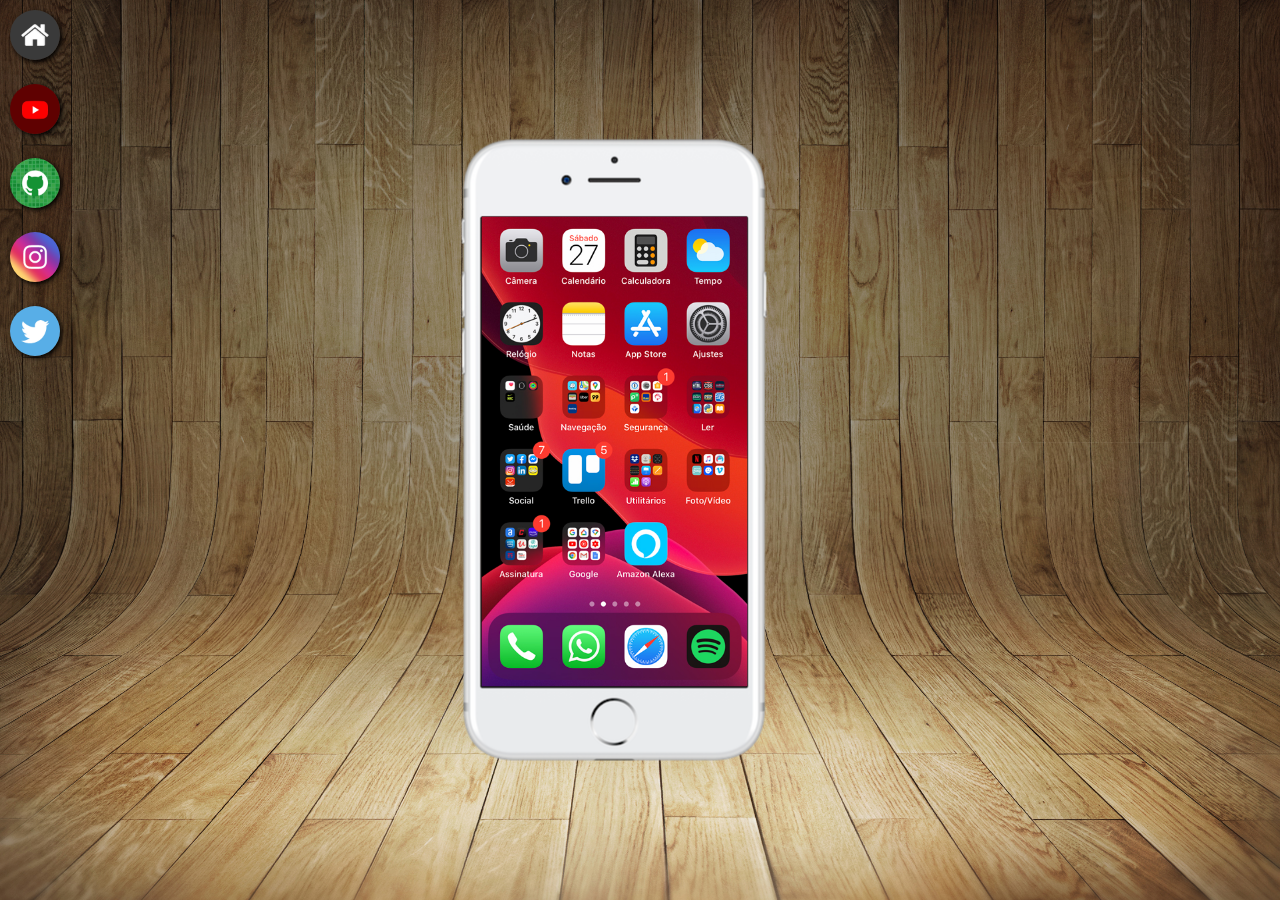
<file: index.html>
<!DOCTYPE html>
<html lang="pt-br">
<head>
    <meta charset="UTF-8">
    <meta name="viewport" content="width=device-width, initial-scale=1.0"> <link rel="shortcut icon" href="favicon.ico" type="image/x-icon">
    <link rel="stylesheet" href="estilos/style.css">
    <title>Projeto Redes Sociais</title>
</head>
<body>
    <main>
        <section id="telefone">
            <iframe src="home.html" name="tela" id="tela" frameborder="0">
                Seu navegador não é compativel.
            </iframe>

        </section>
        <section id="redes-sociais">
            <a href="home.html" target="tela"> <img src="imagens/logo-home.jpg" alt=""></a><br>

            <a href="youtube.html" target="tela"><img src="imagens/logo-youtube.jpg" alt=""></a><br>

            <a href="github.html" target="tela"><img src="imagens/logo-github.jpg" alt=""></a><br>

            <a href="instagram.html" target="tela"><img src="imagens/logo-instagram.jpg" alt=""></a><br>

            <a href="twitter.html" target="tela"><img src="imagens/logo-twitter.jpg" alt=""></a>
        </section>
    </main>
</body>
</html>
</file>
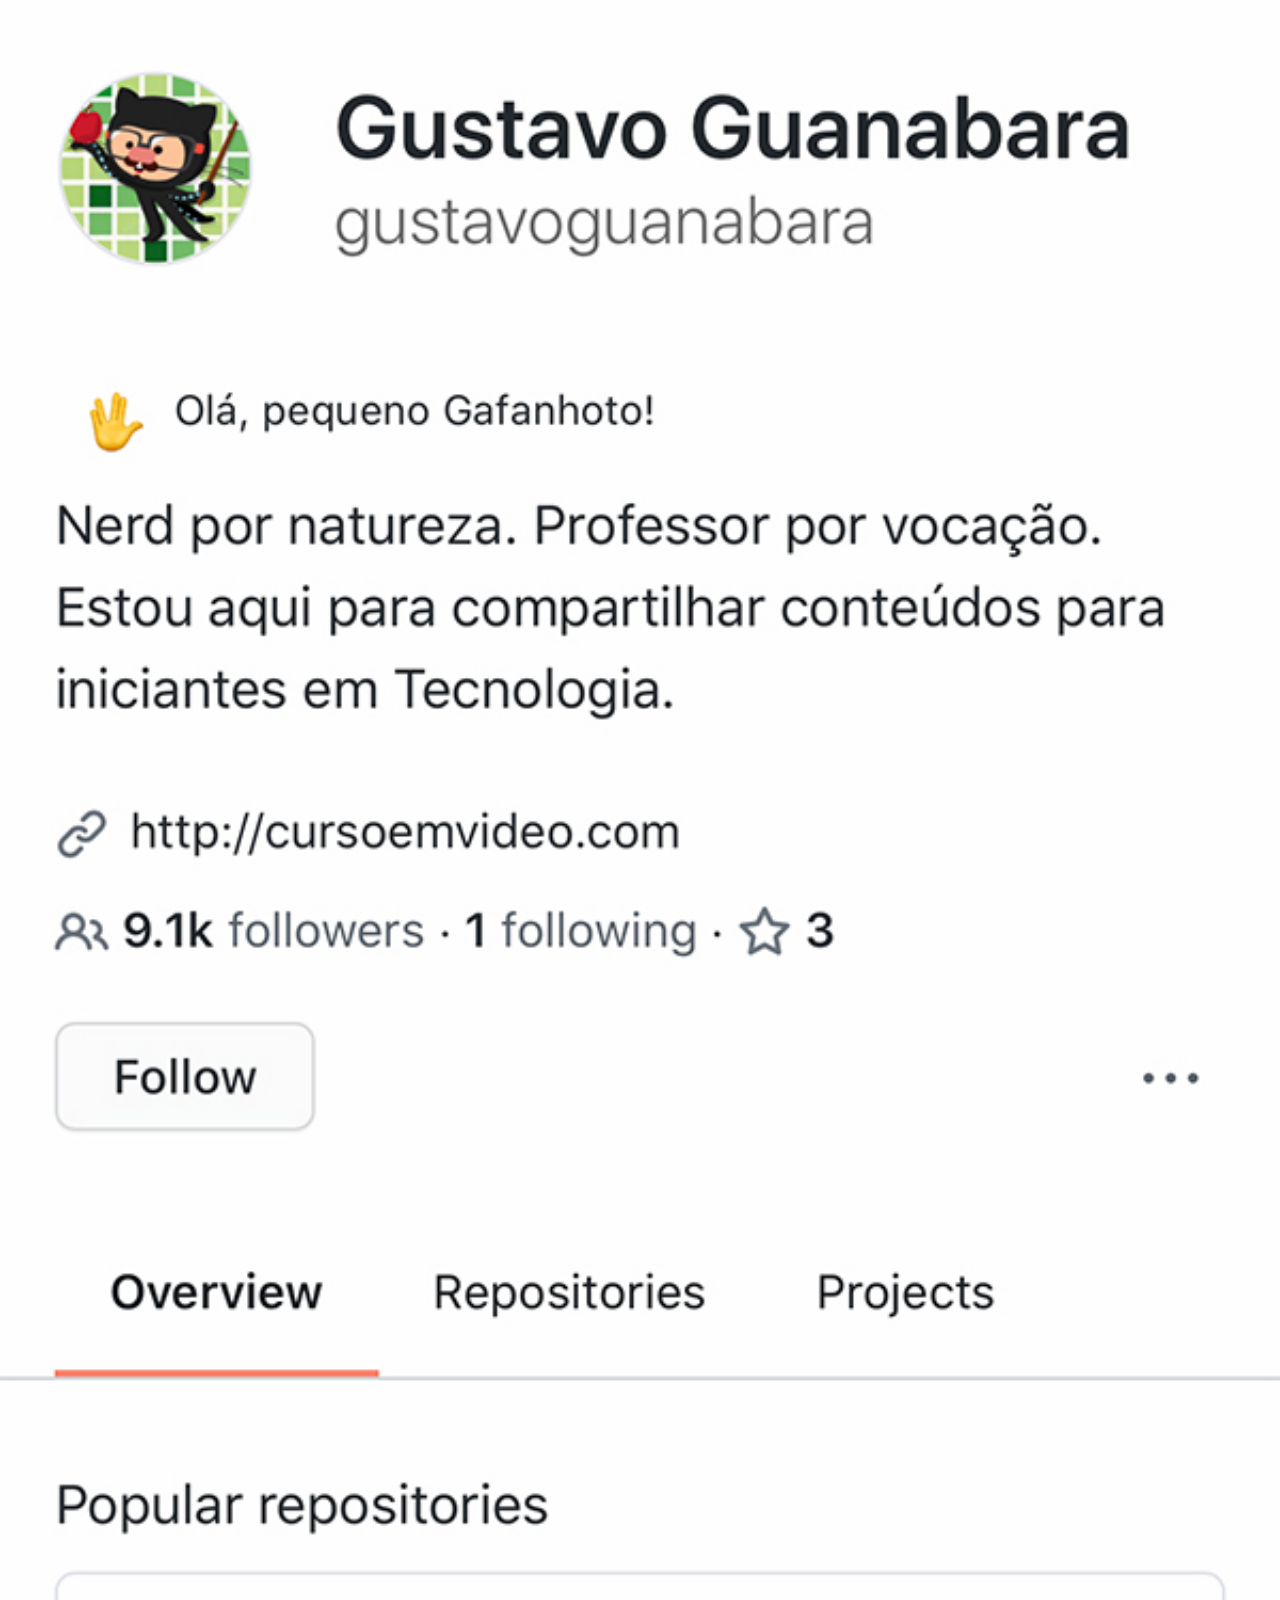
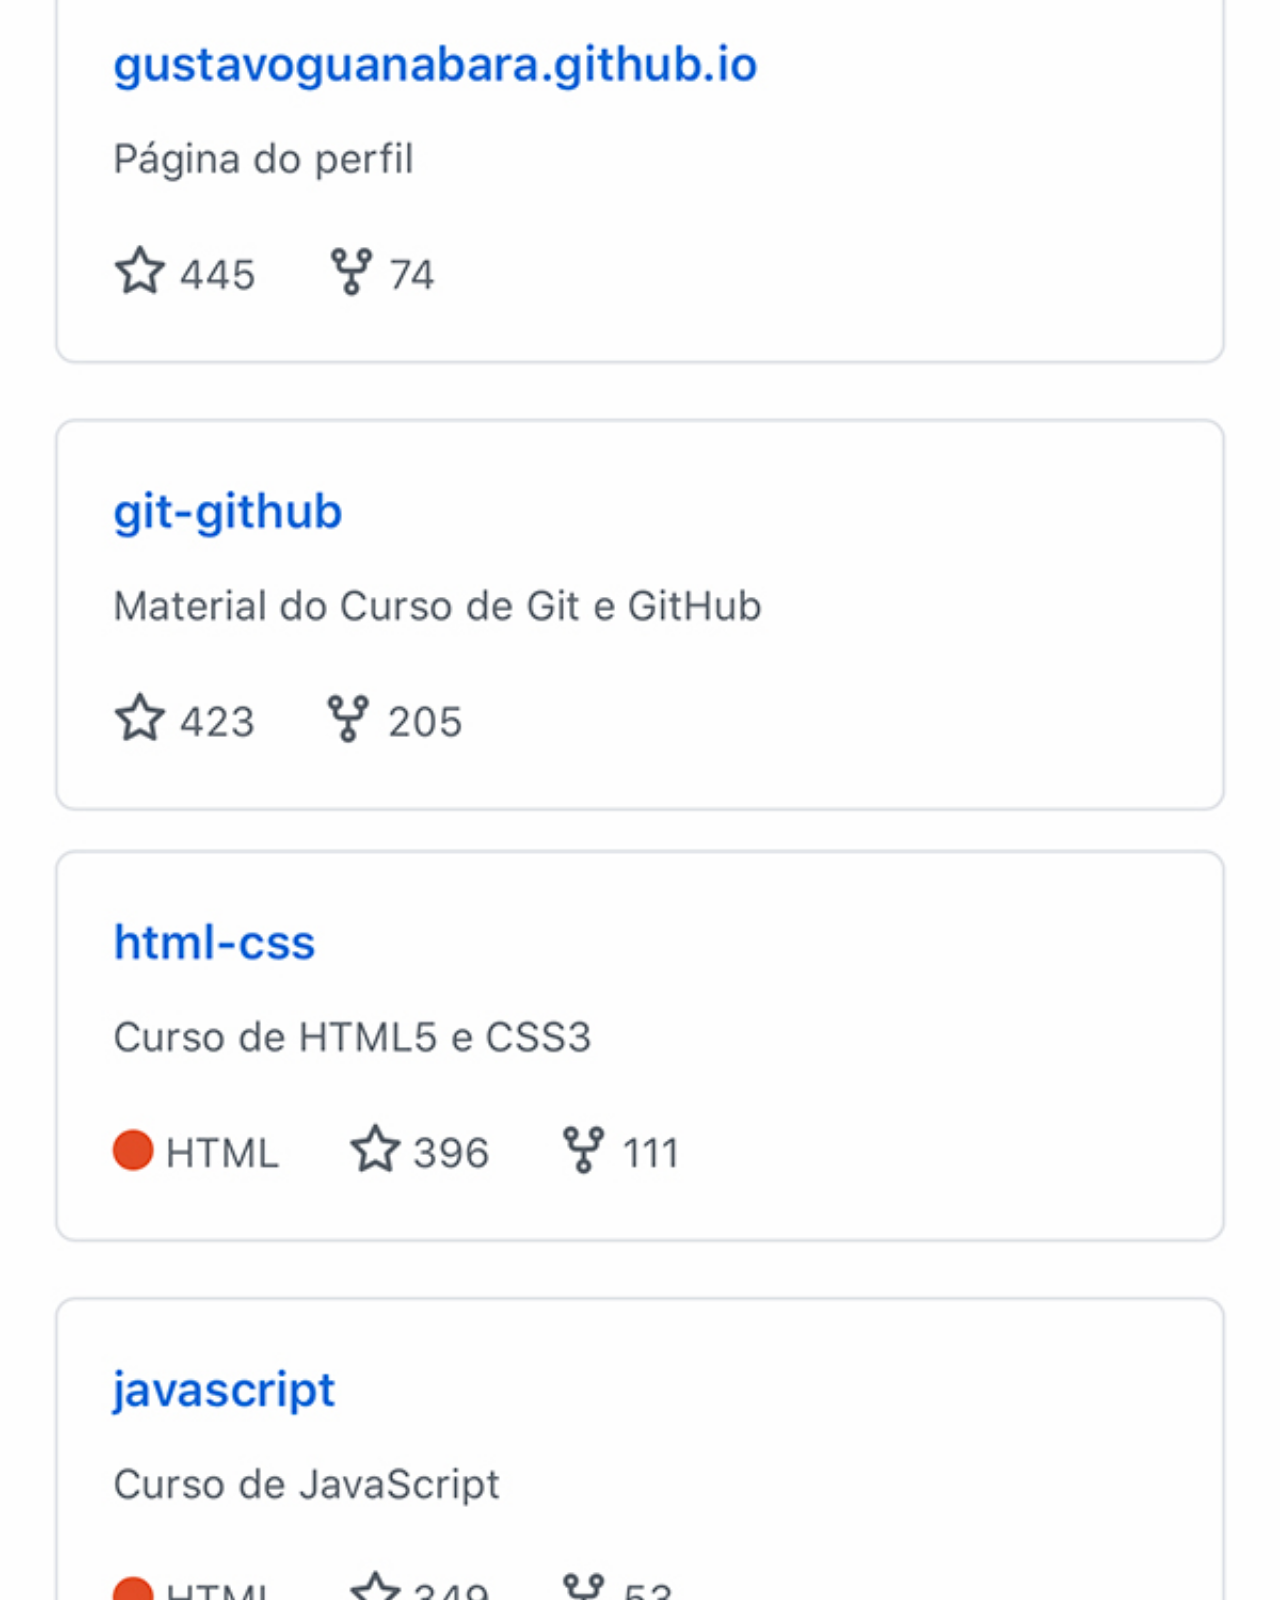
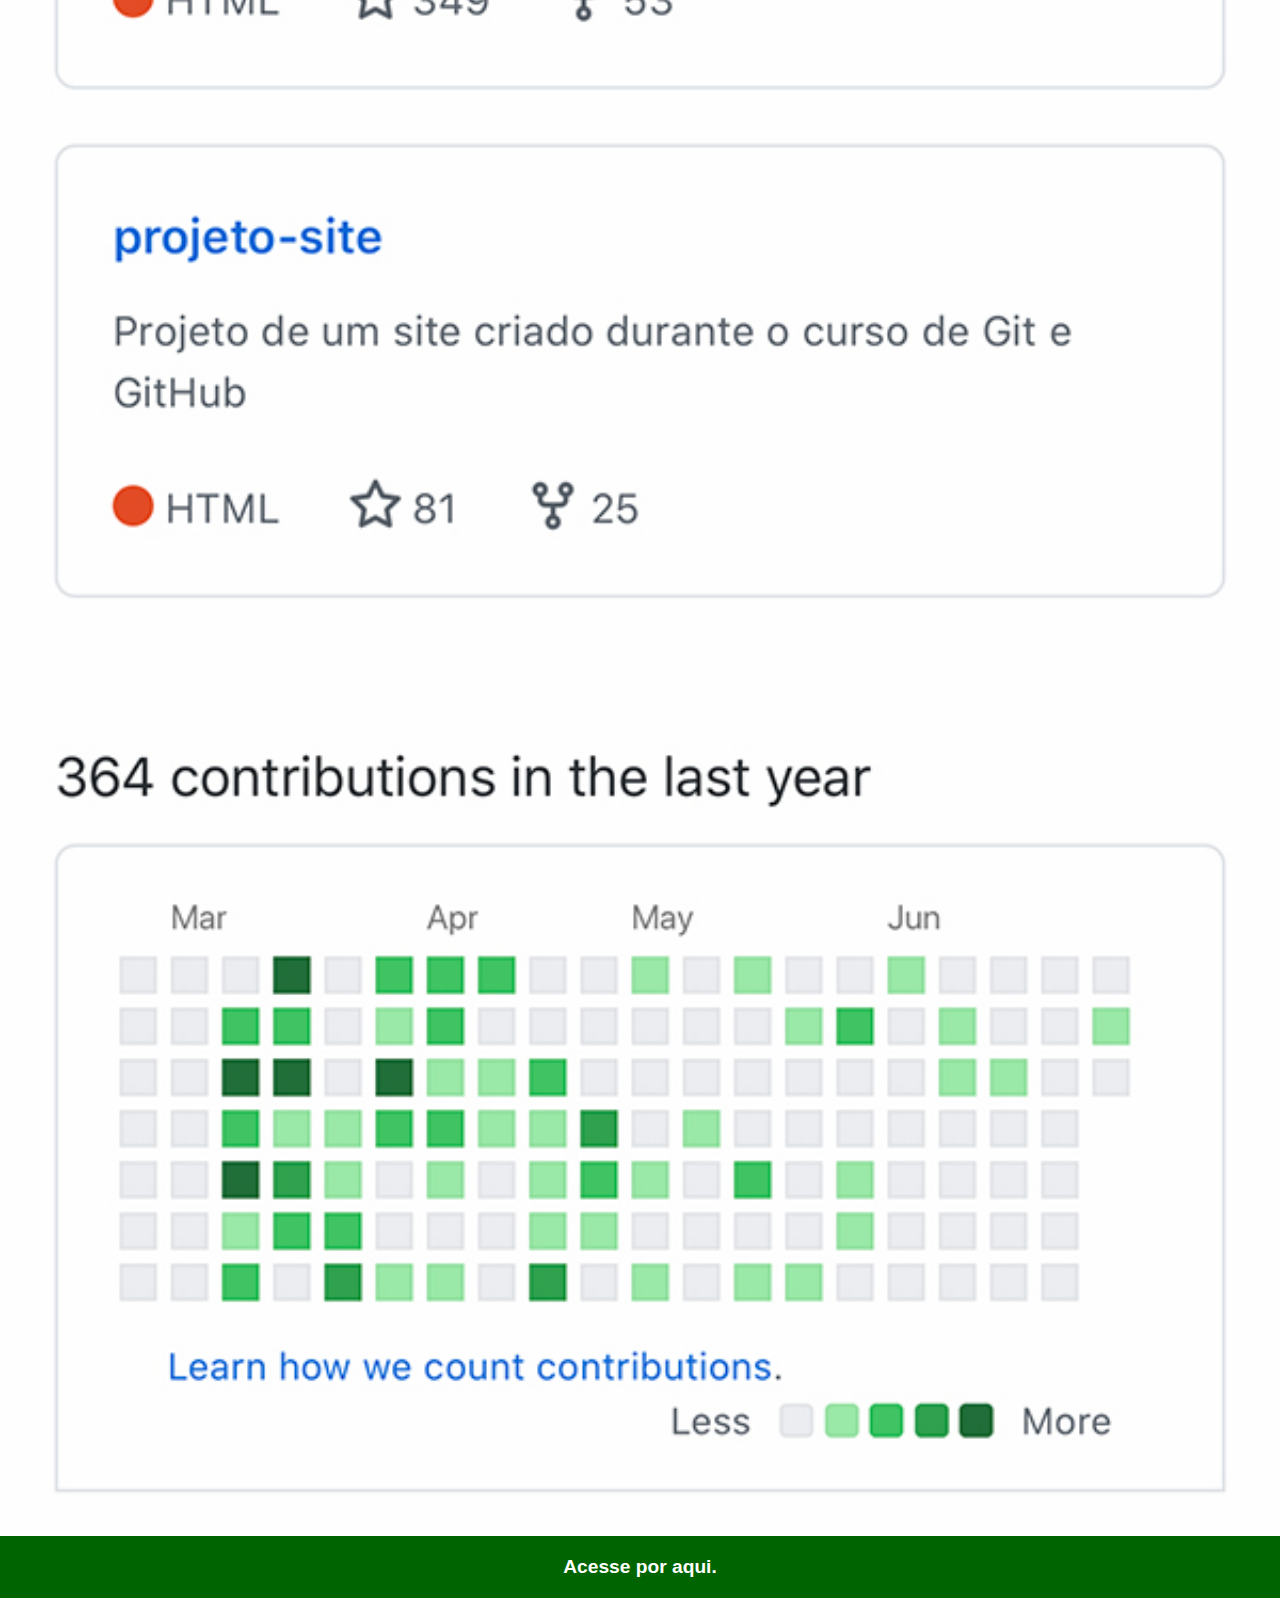
<file: github.html>
<!DOCTYPE html>
<html lang="pt-br">
<head>
    <meta charset="UTF-8">
    <meta name="viewport" content="width=device-width, initial-scale=1.0">
    <title>GitHub</title>
    <style>
        *{
            margin: 0px;
            padding: 0px;
        }
        ::-webkit-scrollbar{
            width: 0px;
            height: 0px;
        }
        img{
            width: 100vw;
            

        }
        a{
            display: block;
            background-color: darkgreen;
            padding: 20px;
            text-align: center;
            color: white;
            font-weight: bolder;
            text-decoration: none;
            font-family: Arial, Helvetica, sans-serif;
            font-size: 1.2em;
        }
    </style>
</head>
<body>
    <img src="imagens/tela-github.jpg" alt="">
    <a href="https://www.gustavoguanabara.github.io" target="_blank">Acesse por aqui.</a>
</body>
</html>
</file>
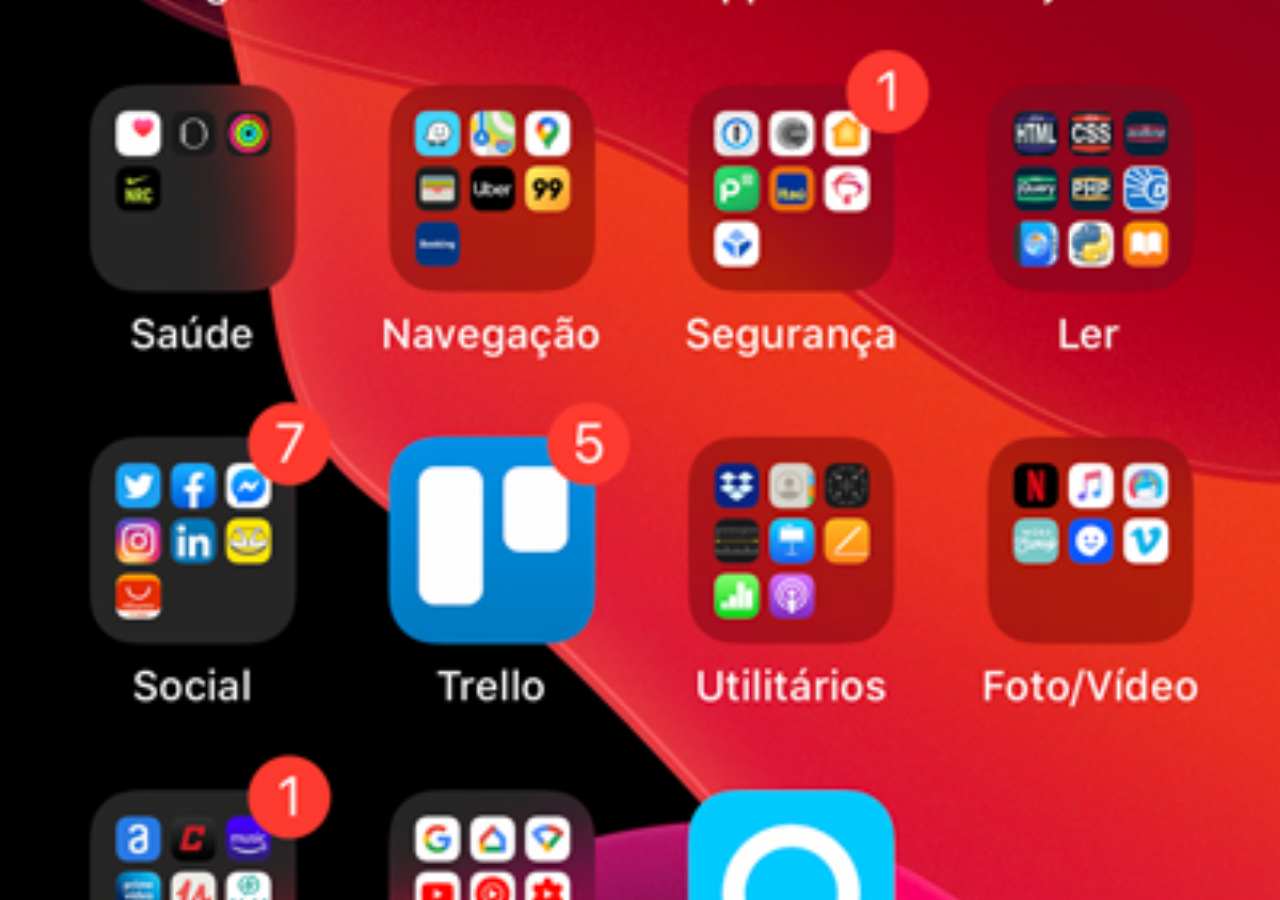
<file: home.html>
<!DOCTYPE html>
<html lang="pt-br">
<head>
    <meta charset="UTF-8">
    <meta name="viewport" content="width=device-width, initial-scale=1.0">
    <title>Home</title>
</head>
<style>
    *{ 
        margin:0px;
        padding:0px;
    }
    body{
        height: 100vh;
        width: 100vw;
        background: black url('imagens/tela-home.jpg') no-repeat center;
        background-size: cover;
        font-family: Arial, Helvetica, sans-serif;
    }
</style>
<body>
    
</body>
</html>
</file>
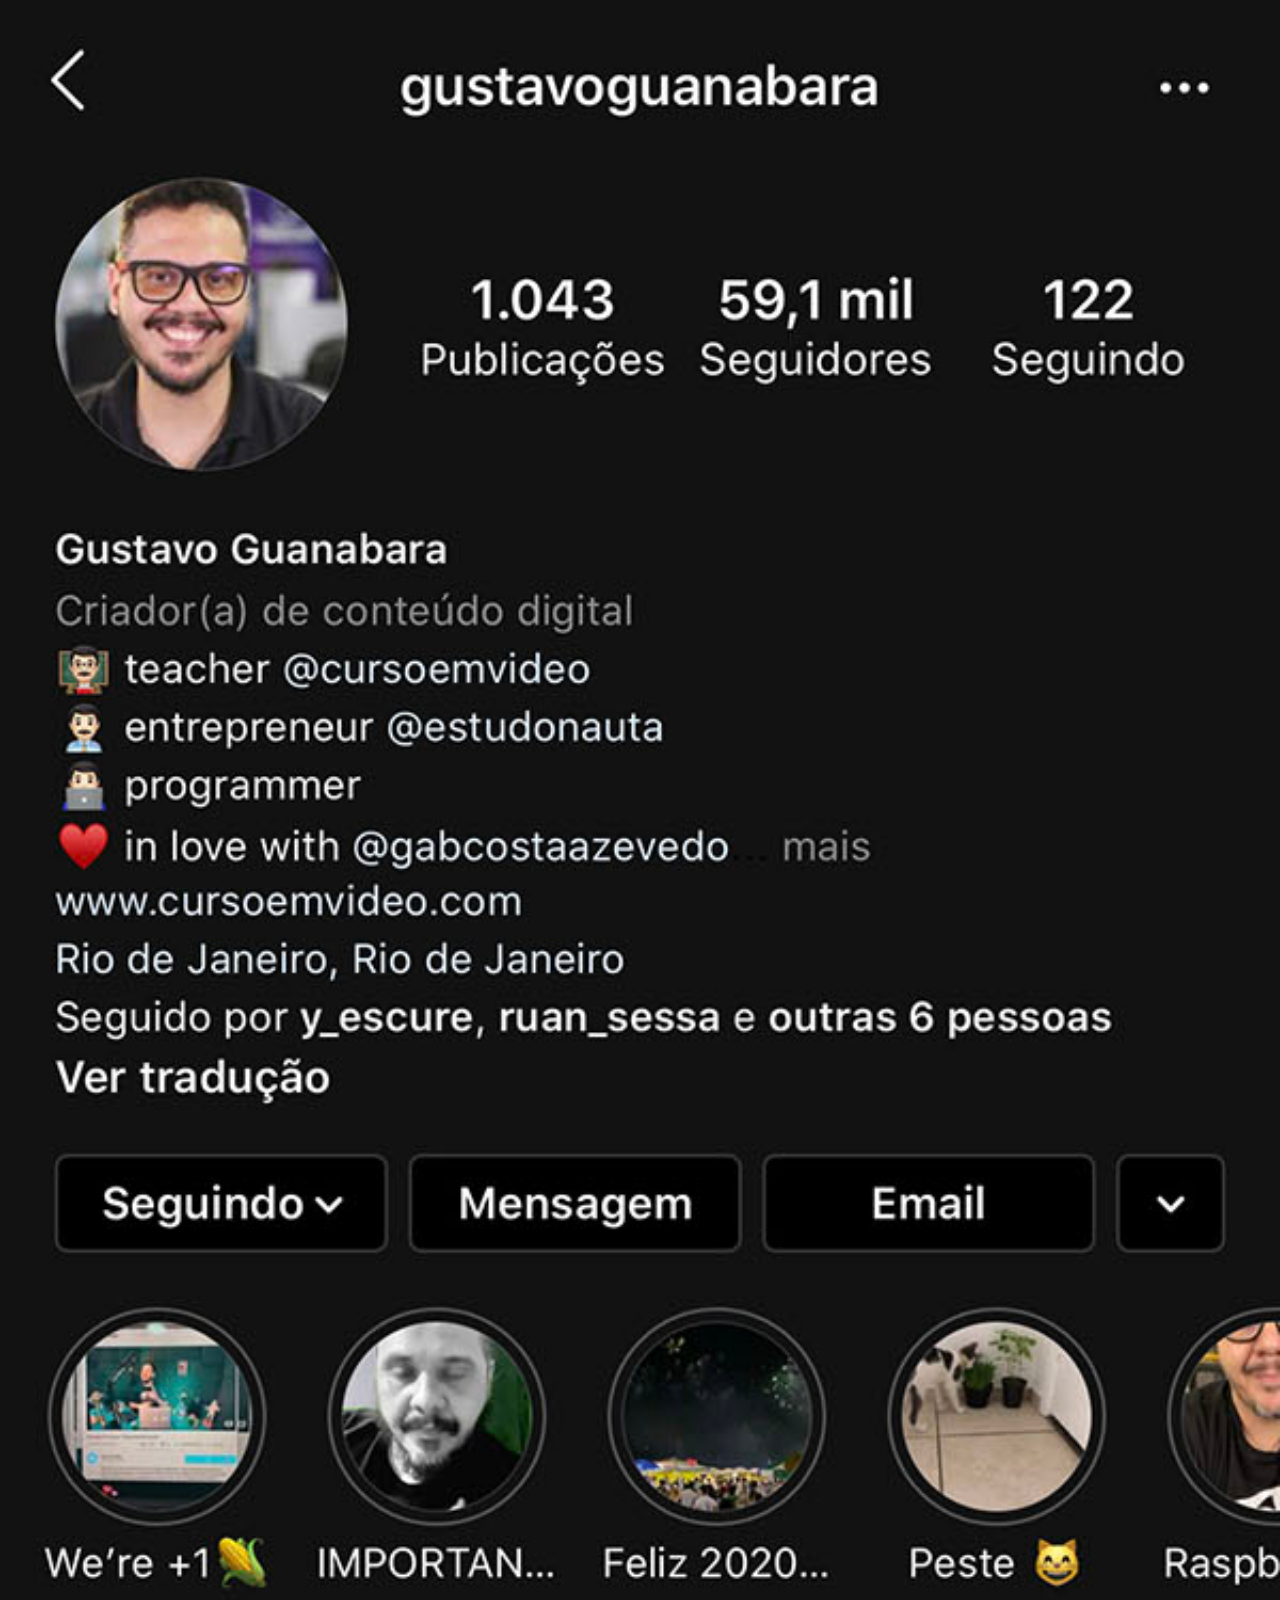
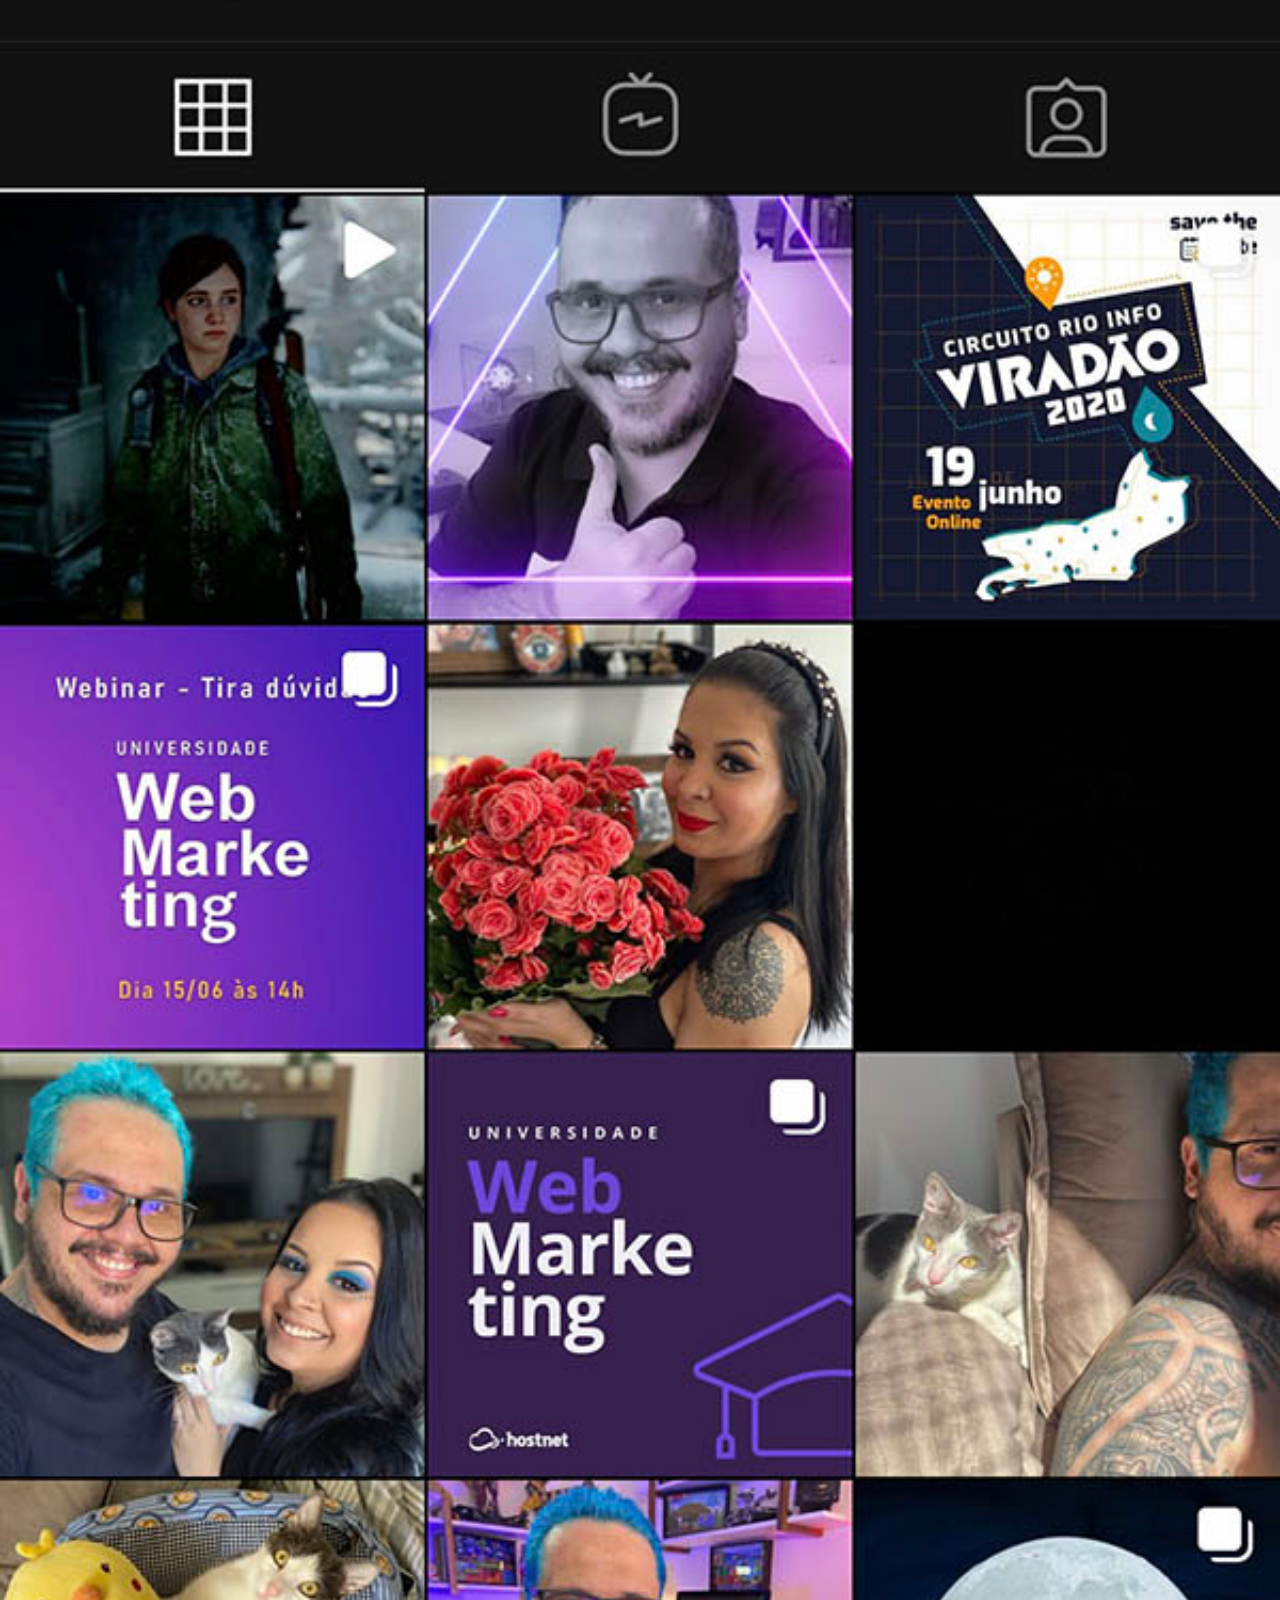
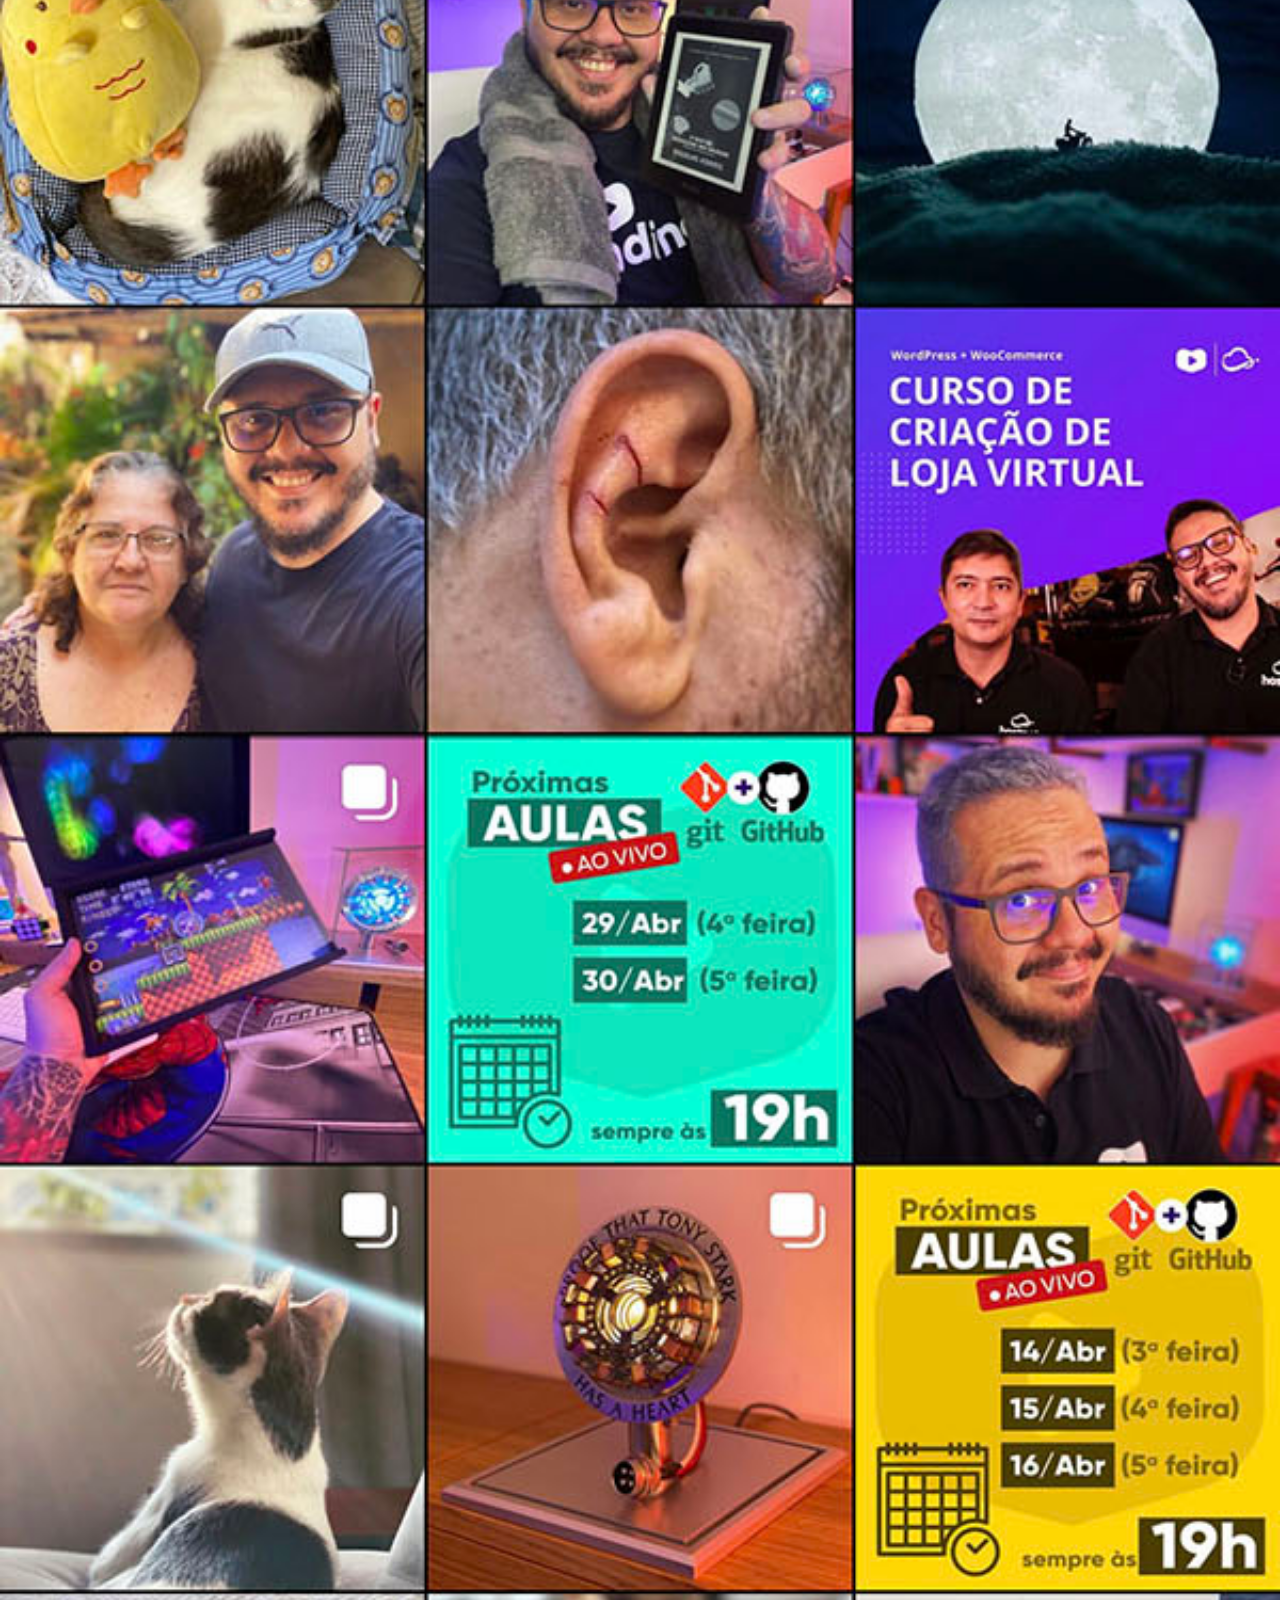
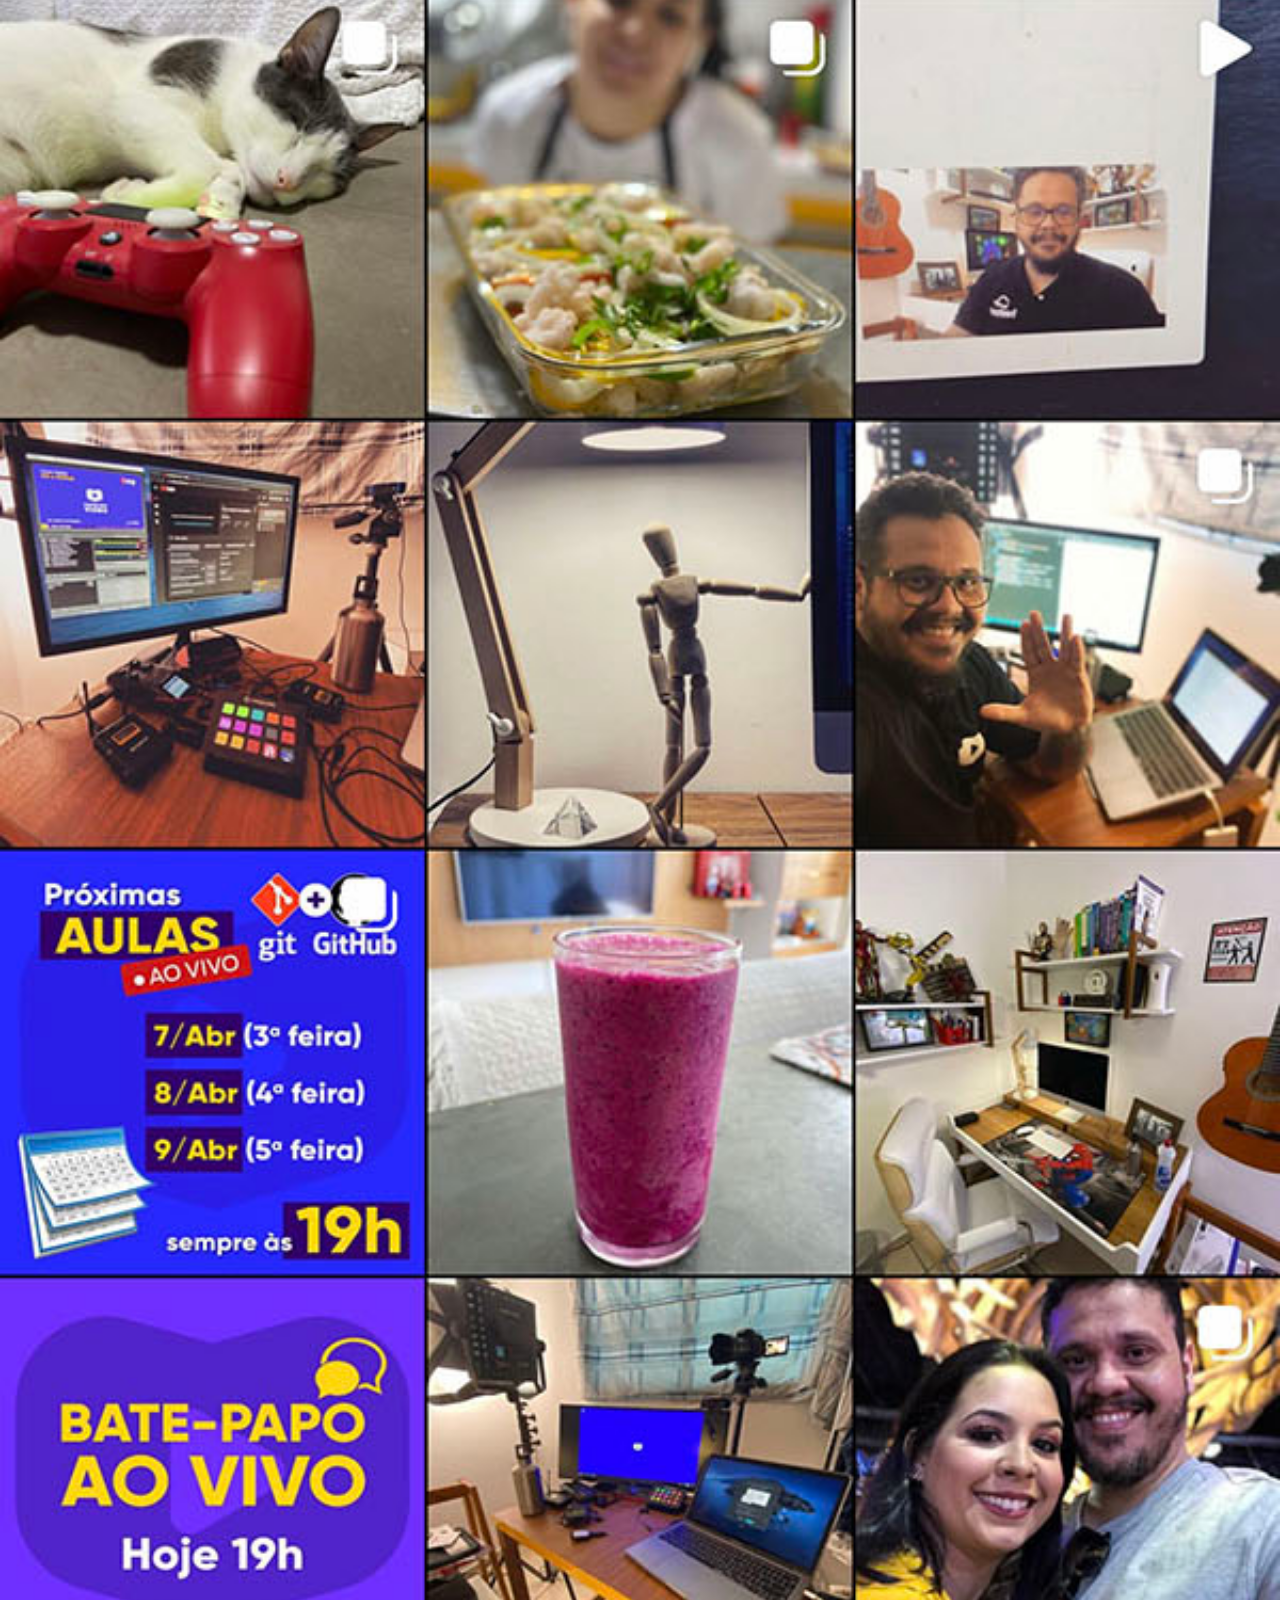
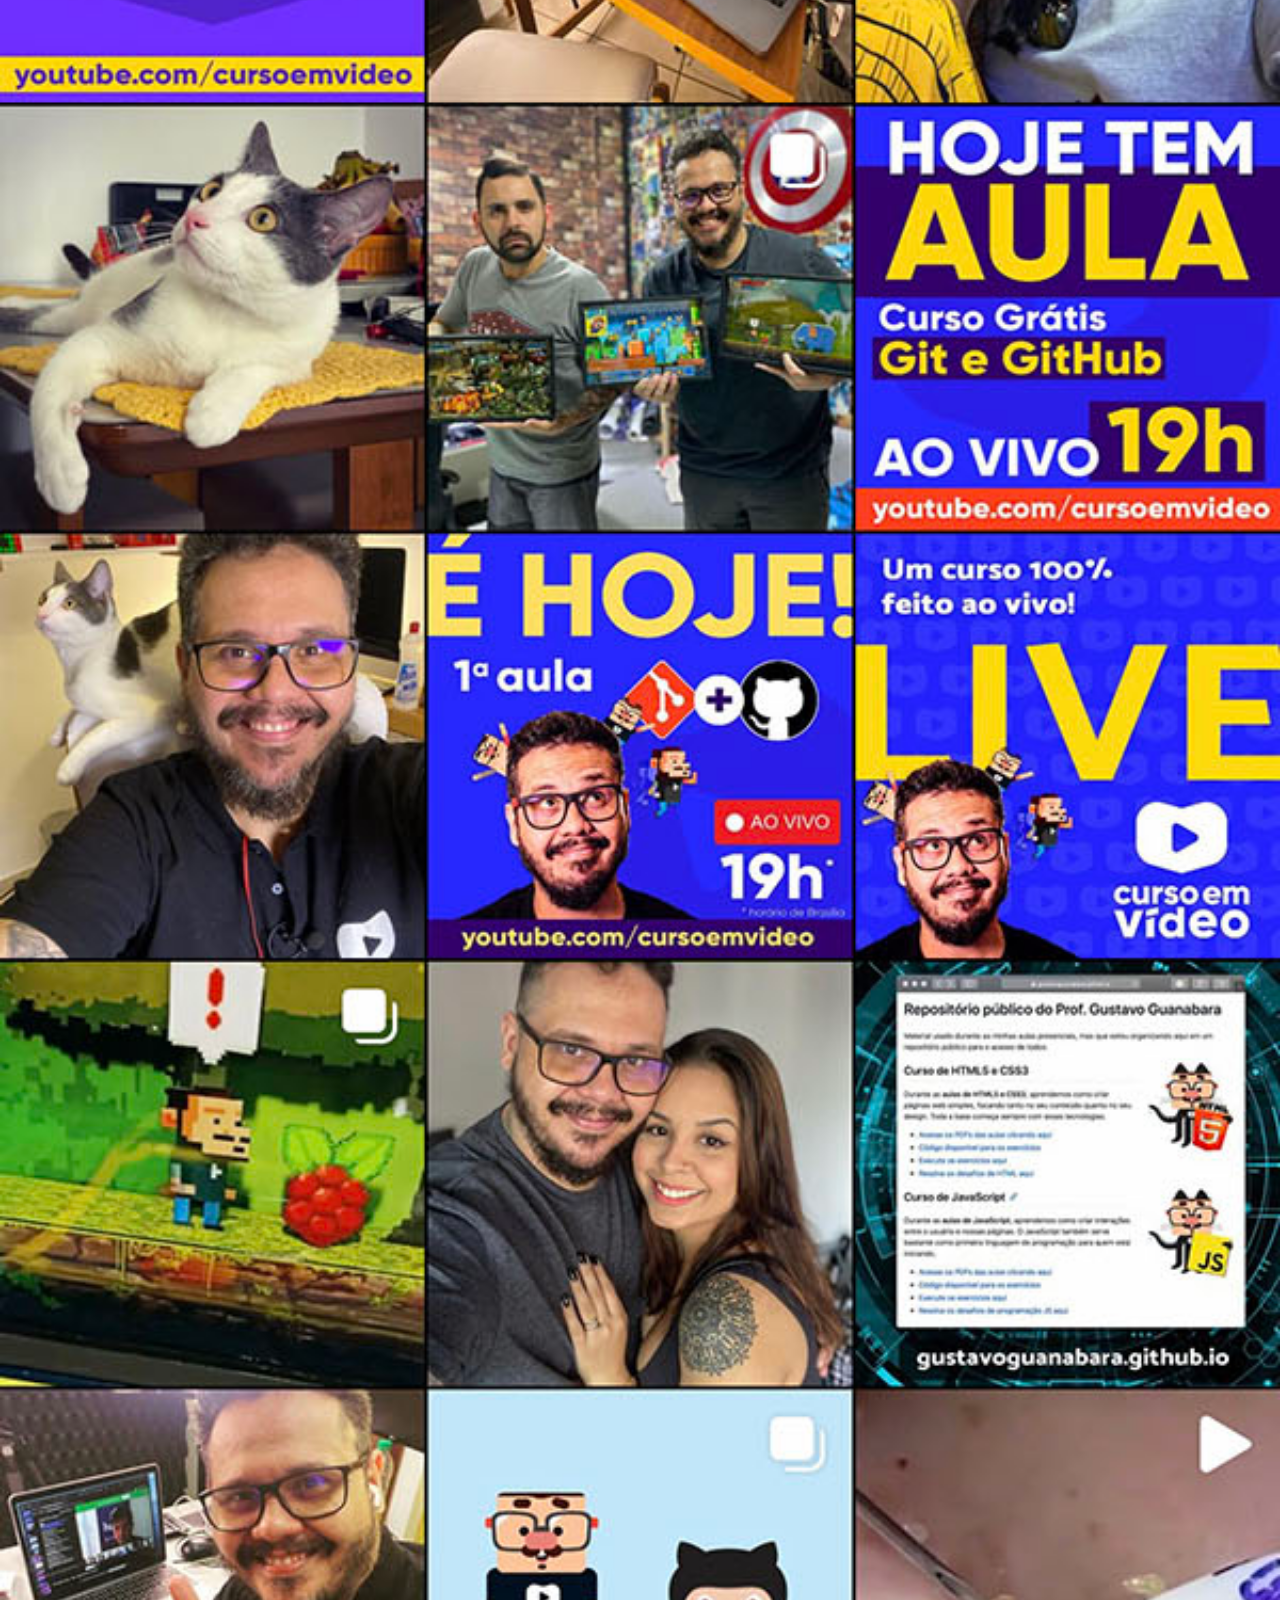
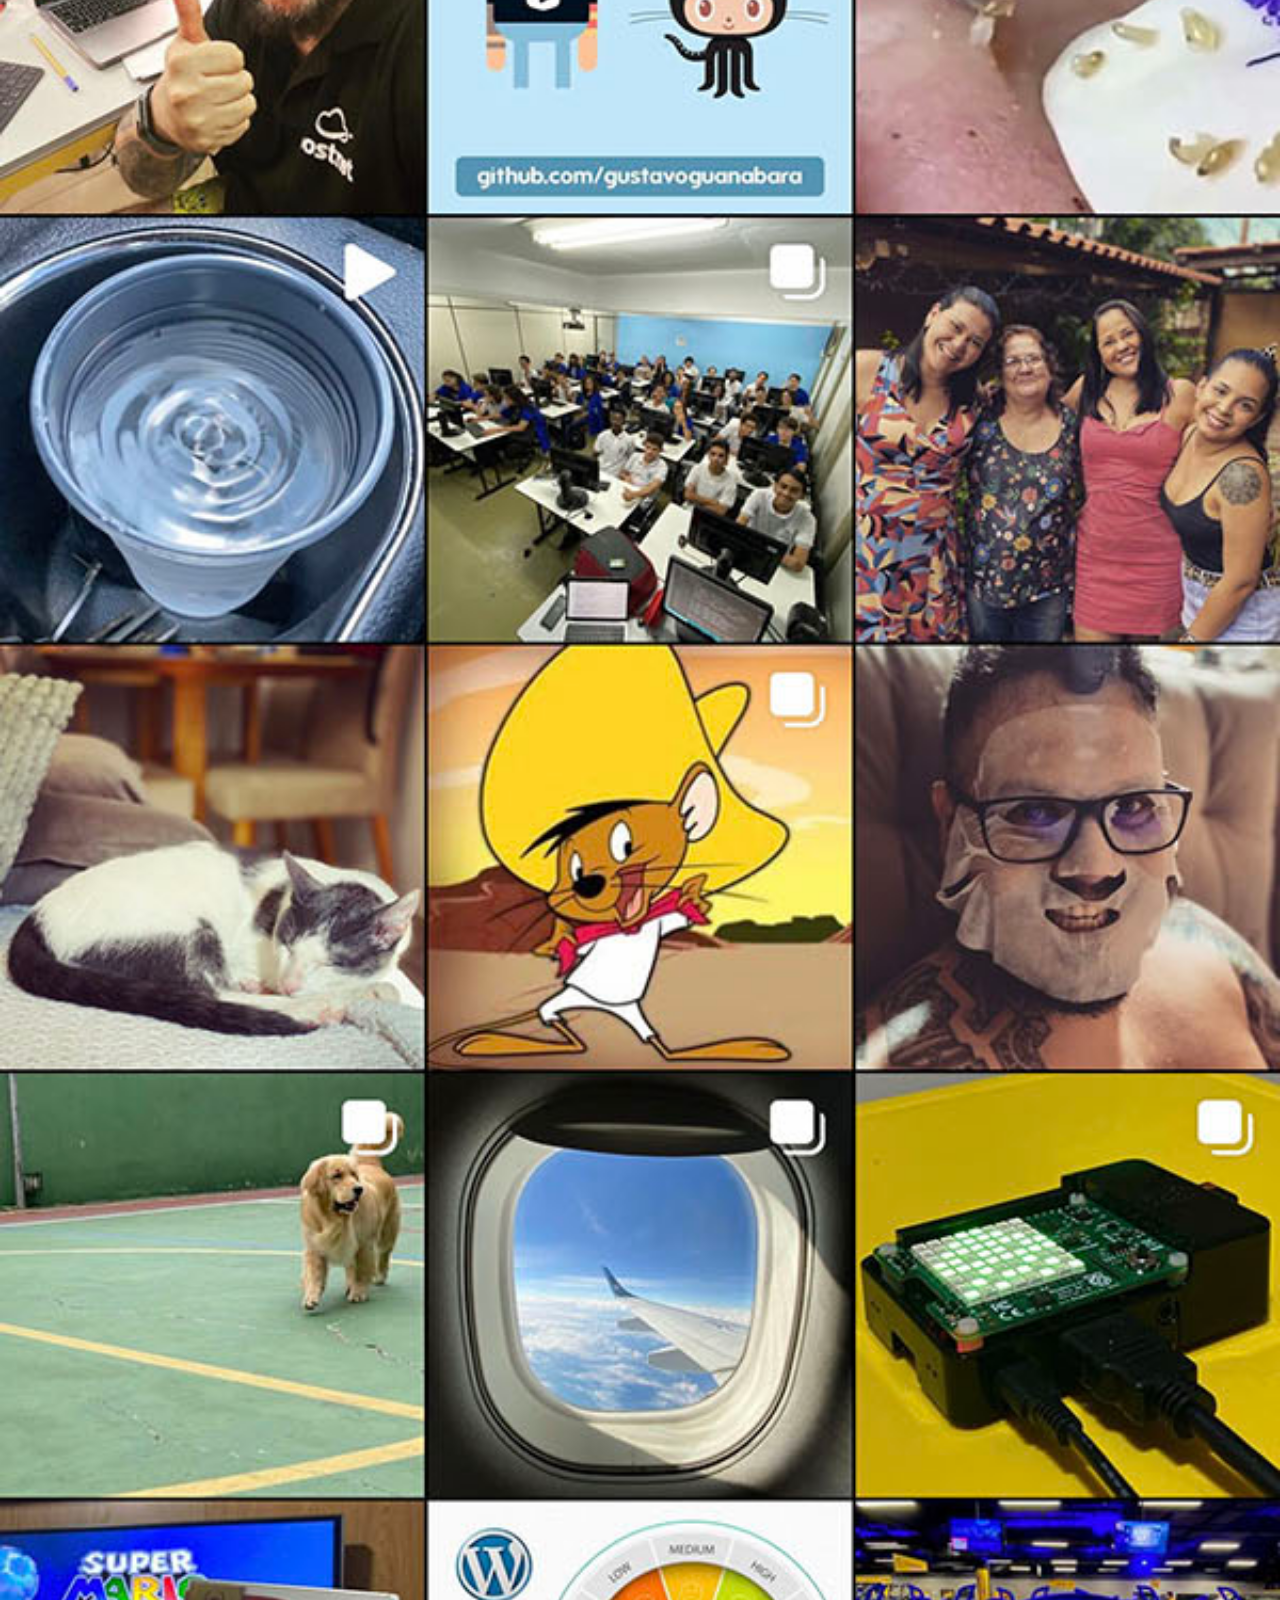
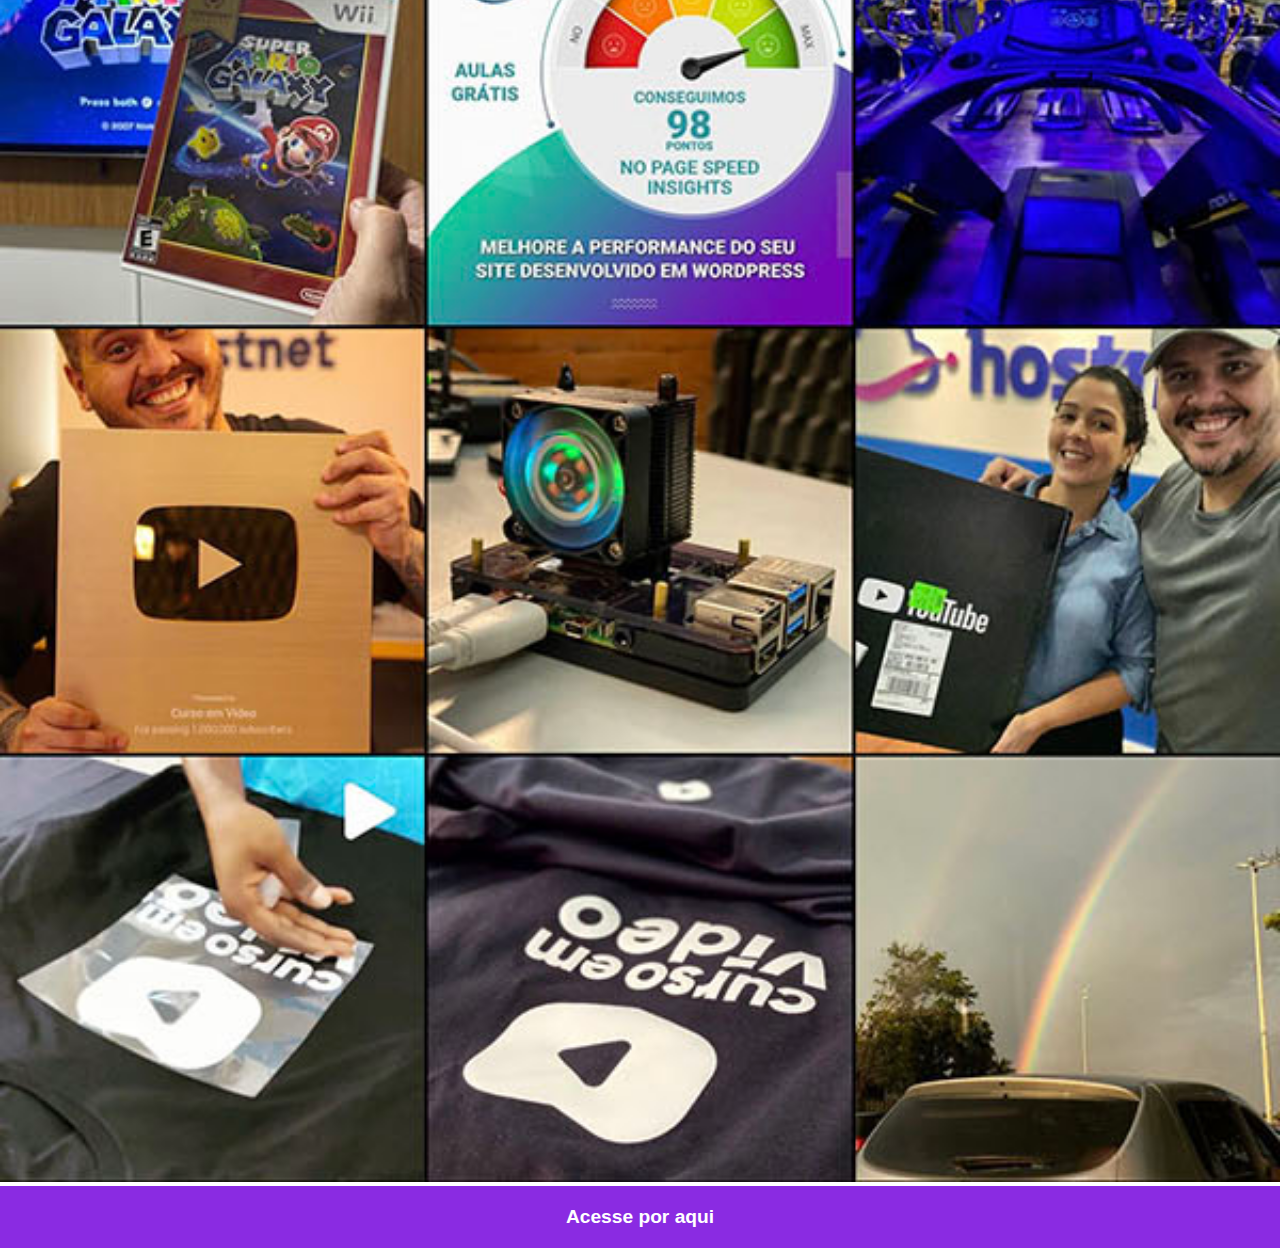
<file: instagram.html>
<!DOCTYPE html>
<html lang="pt-br">
<head>
    <meta charset="UTF-8">
    <meta name="viewport" content="width=device-width, initial-scale=1.0">
    <title>Facebook home</title>
    <link rel="stylesheet" href="estilos/home.css">
</head>
<body>
    <img src="imagens/tela-instagram.jpg" alt="">
    <a href="https://www.instagram.com/gustavoguanabara/" target="_blank">Acesse por aqui</a>
</body>
</html>
</file>
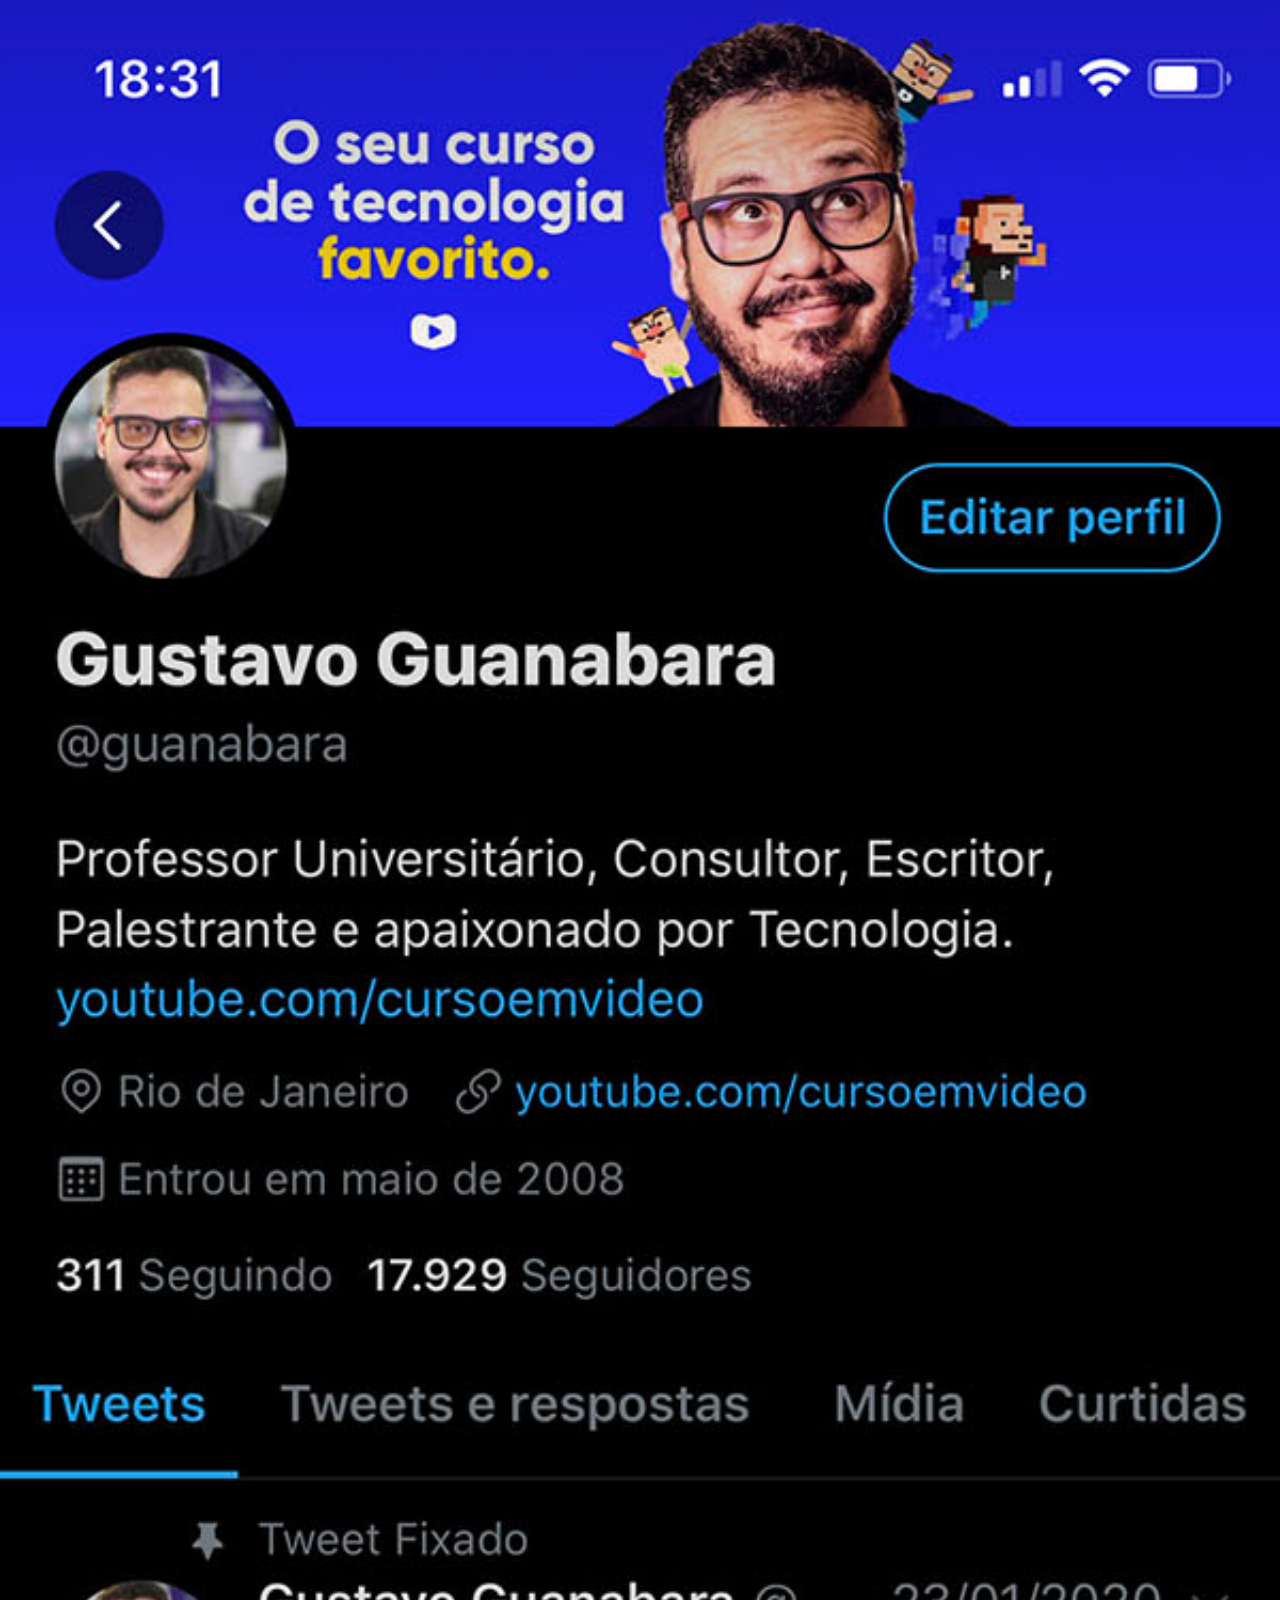
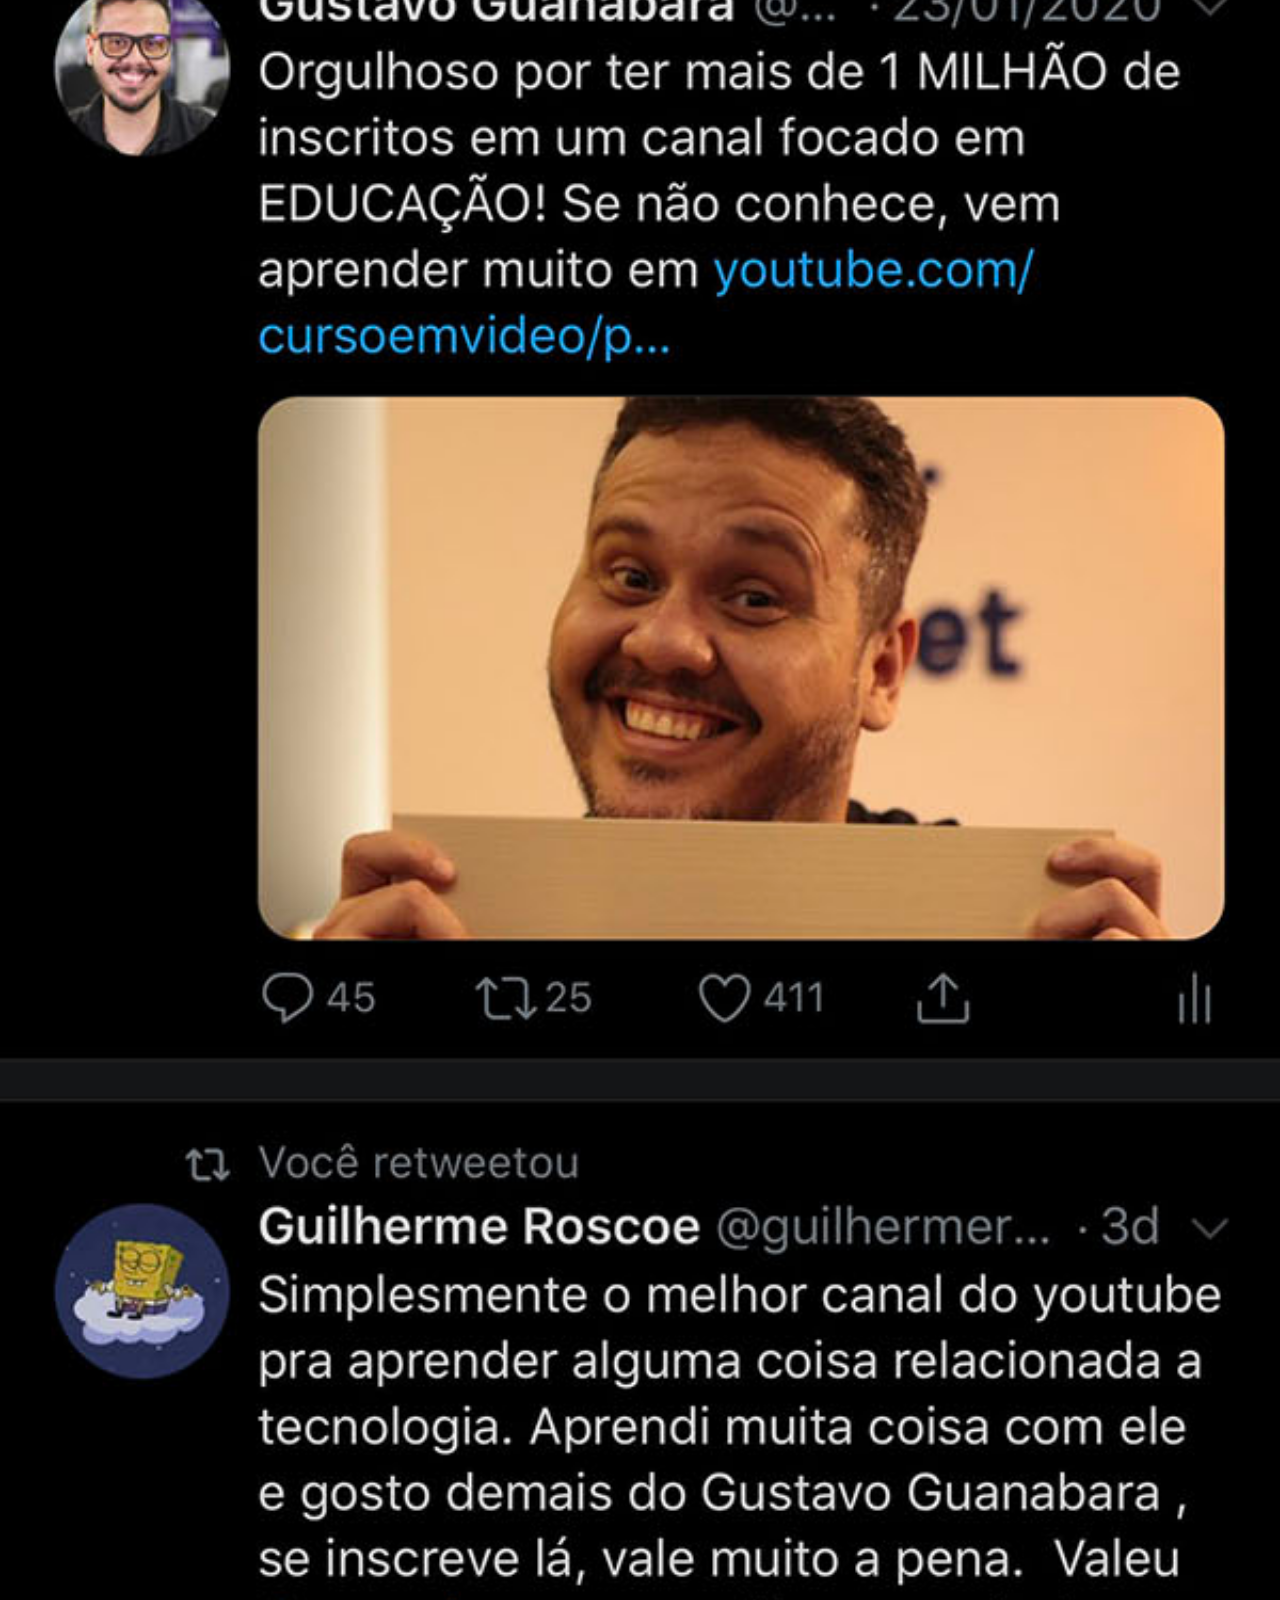
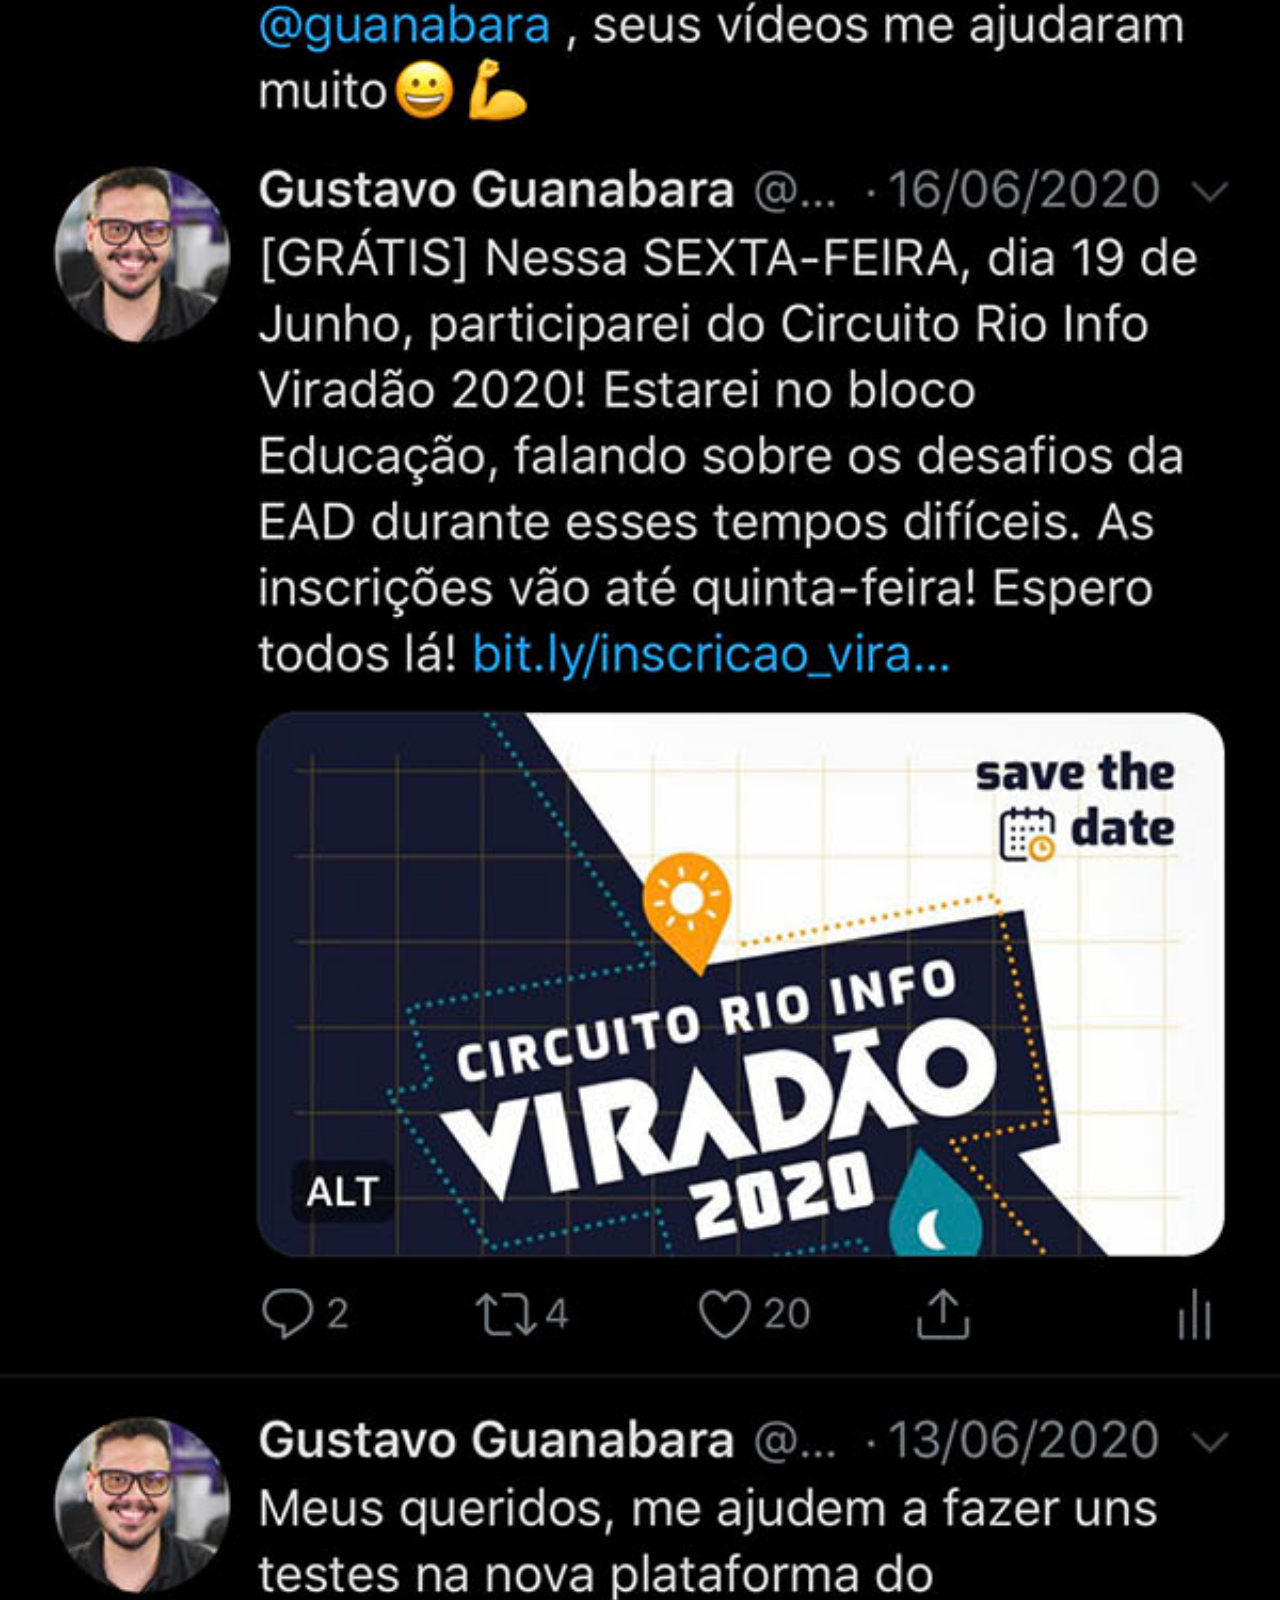
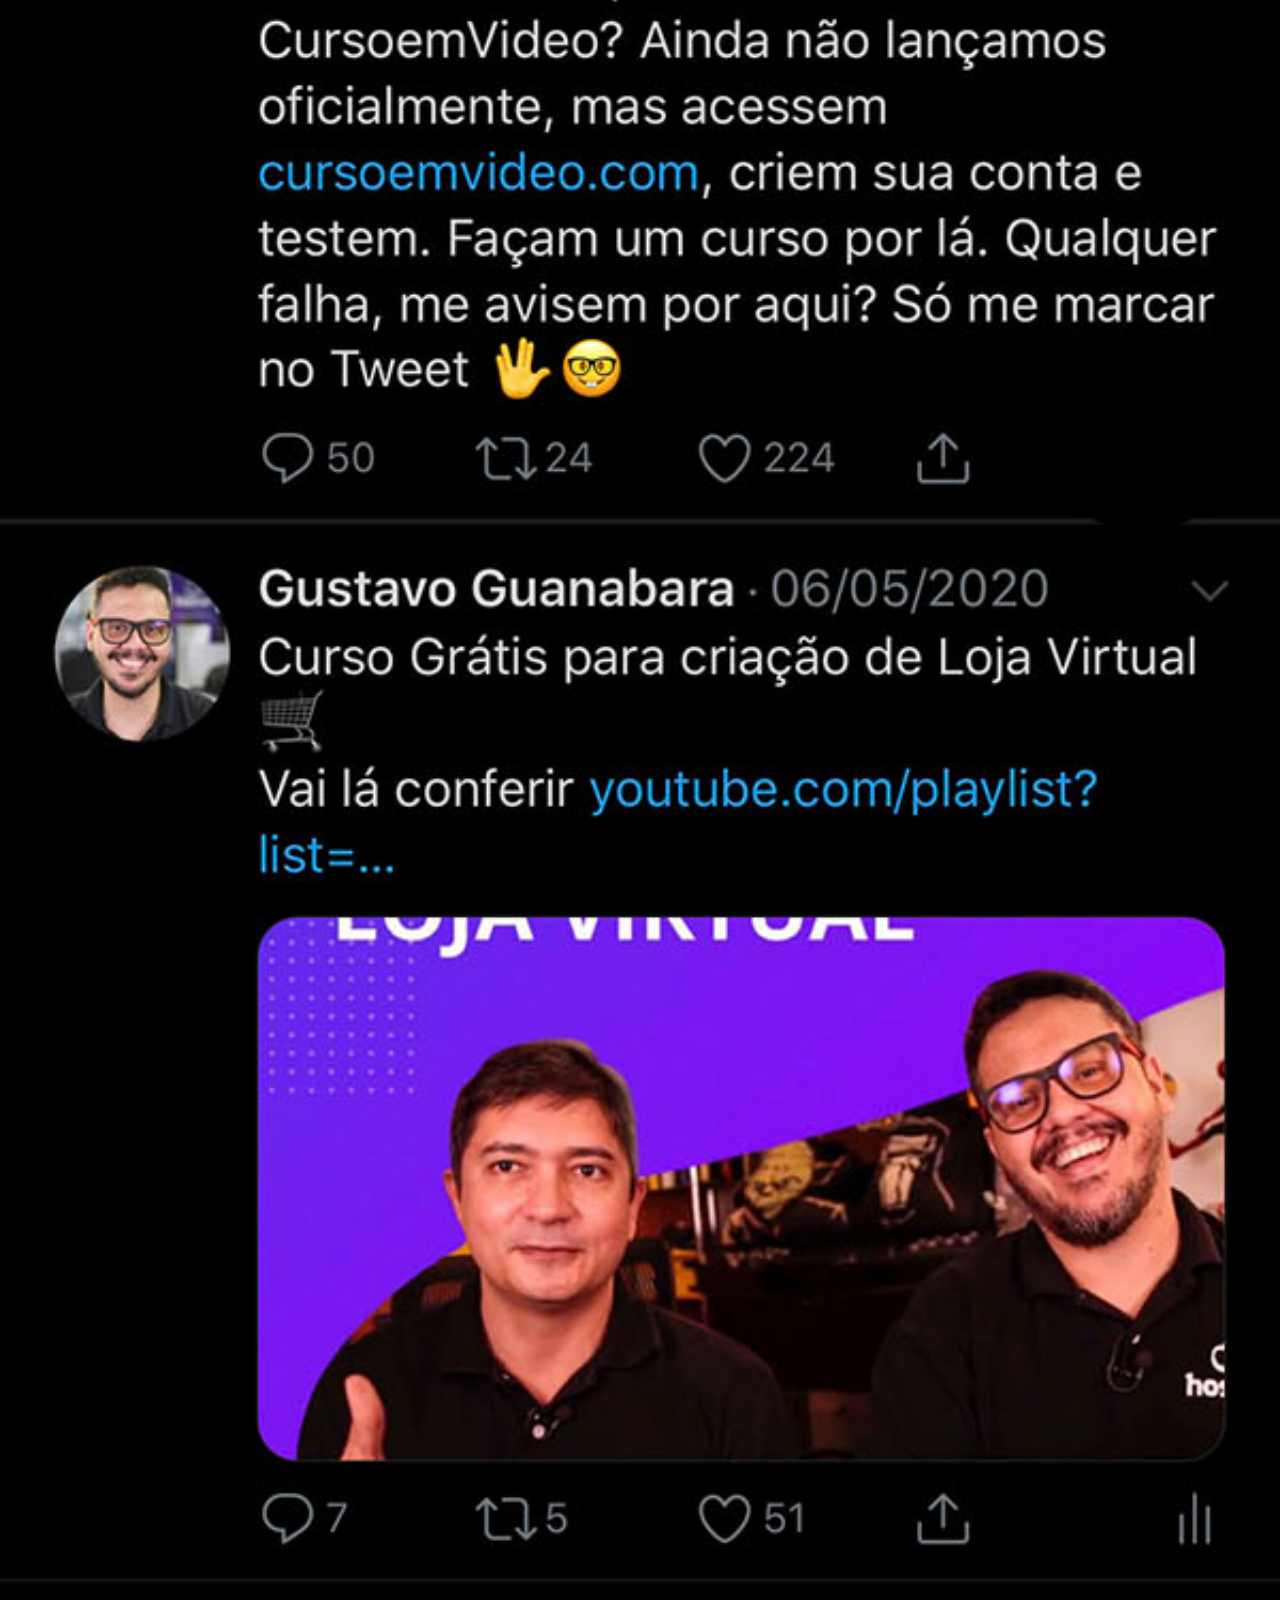
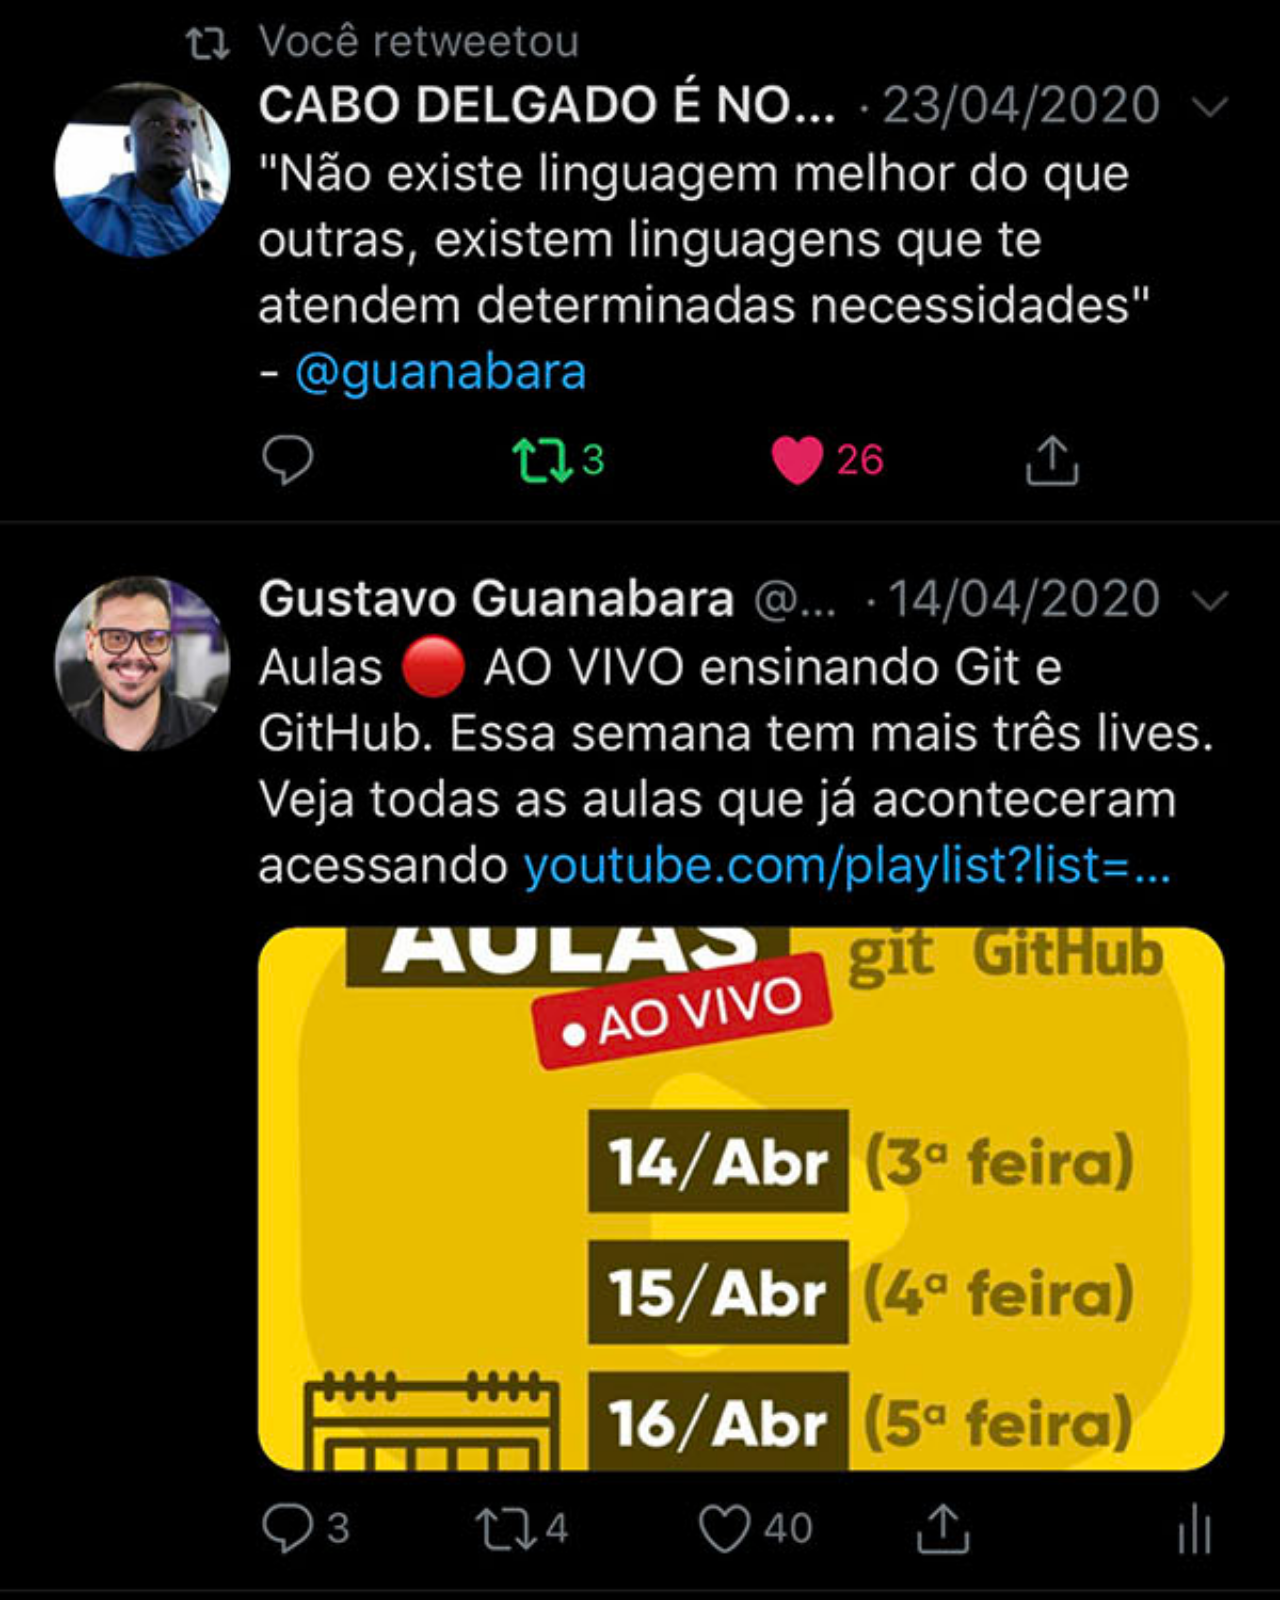
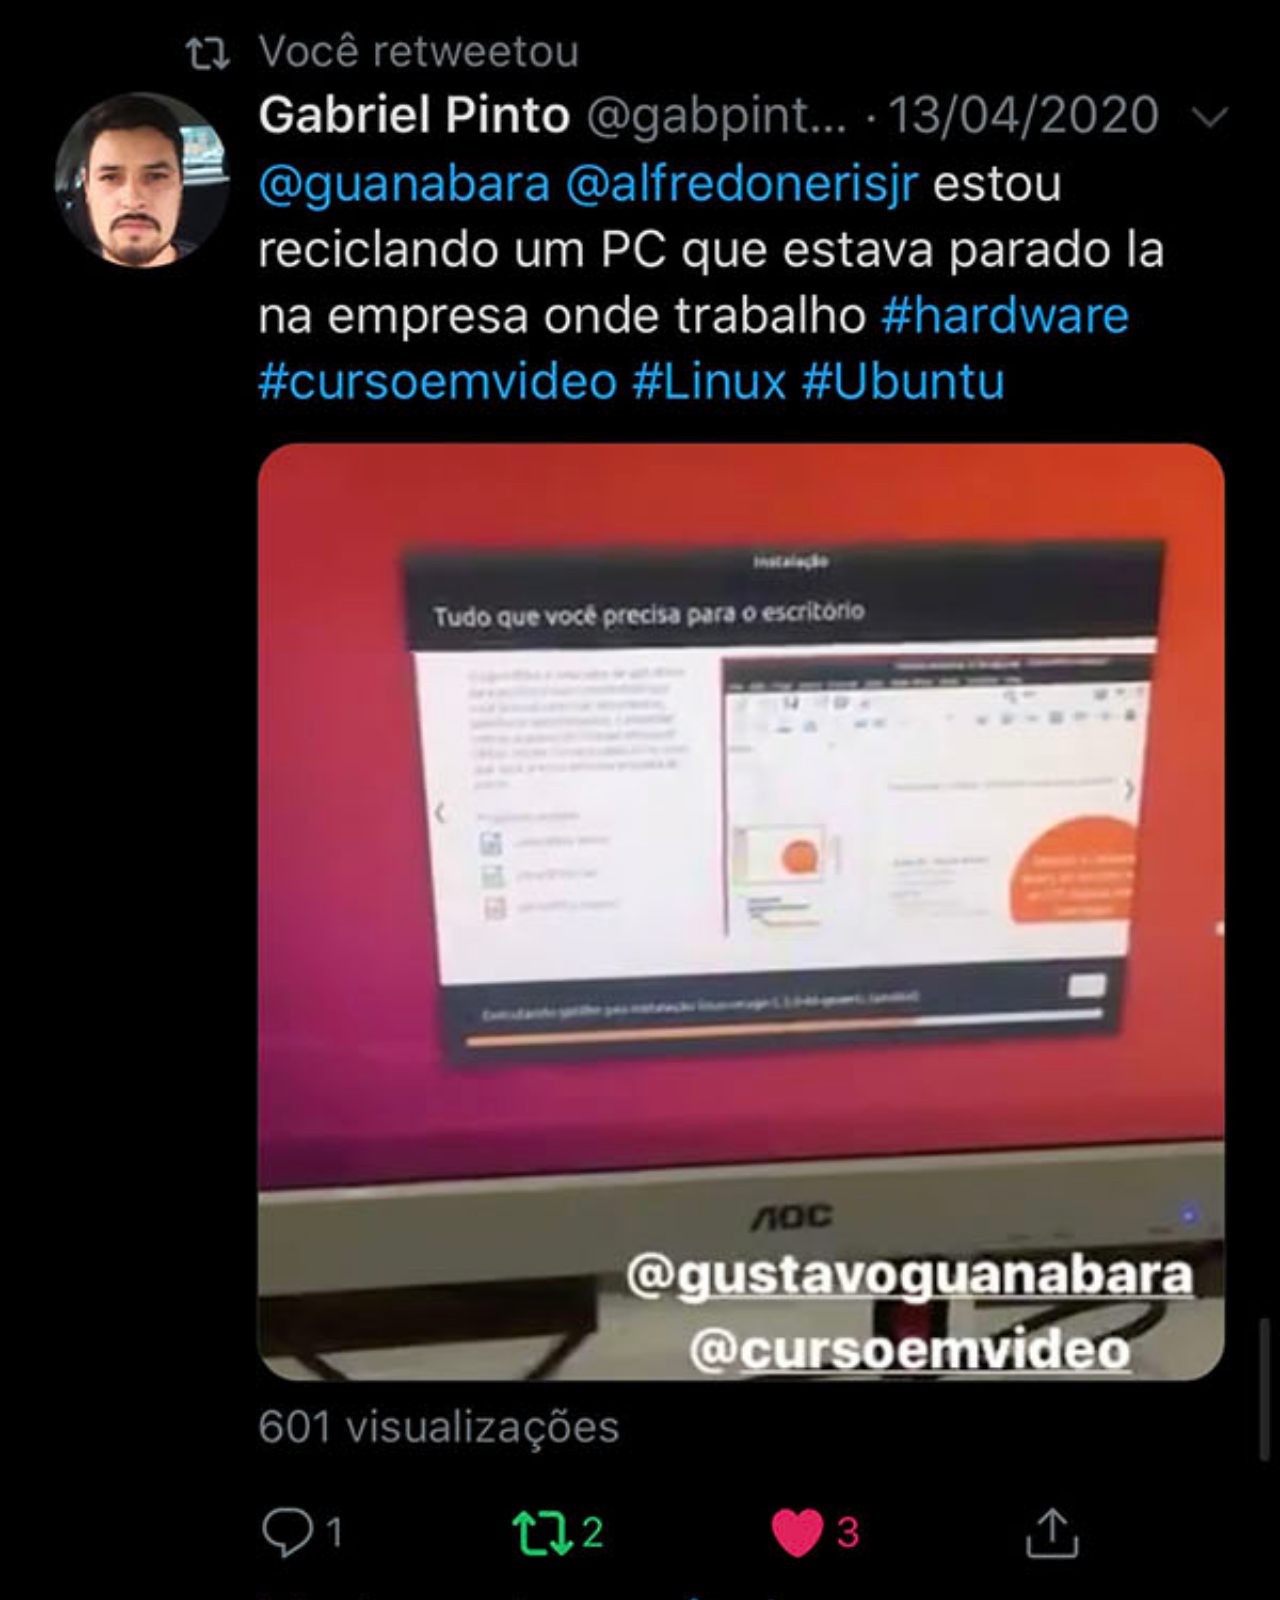
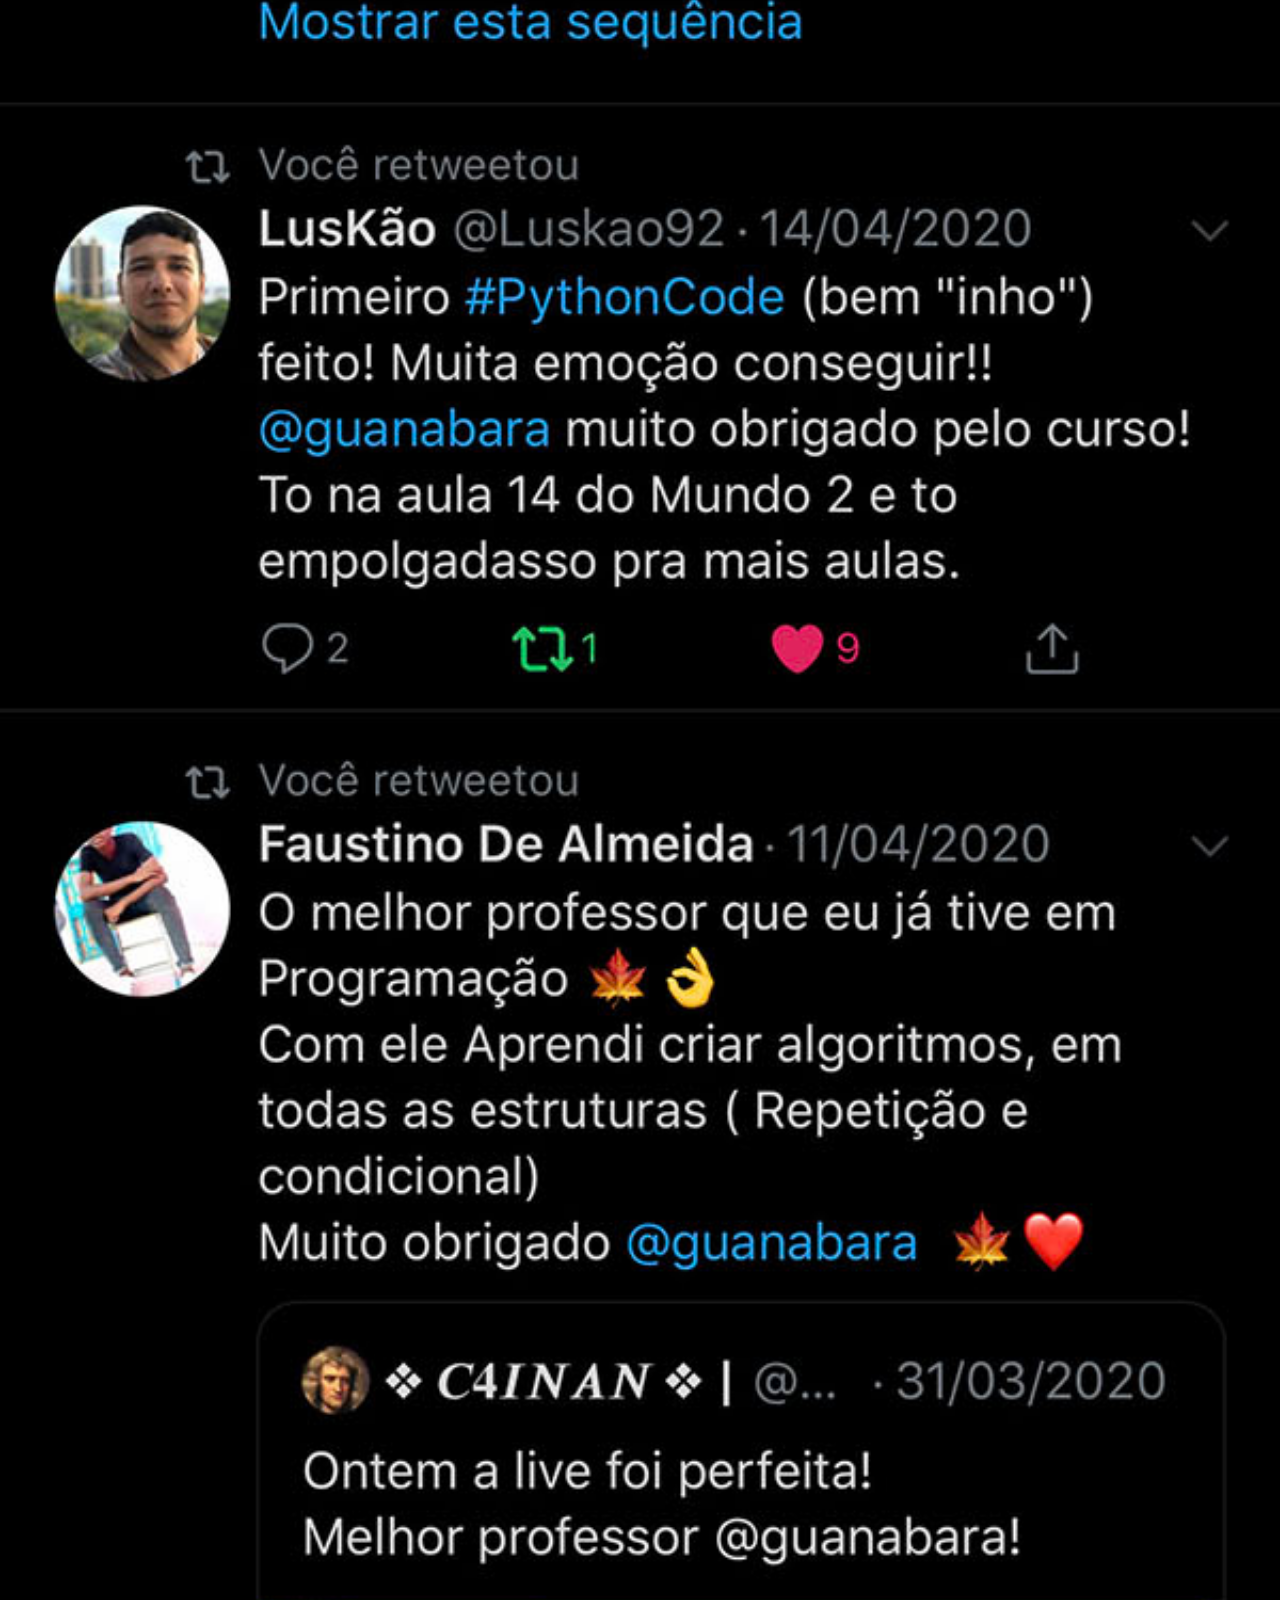
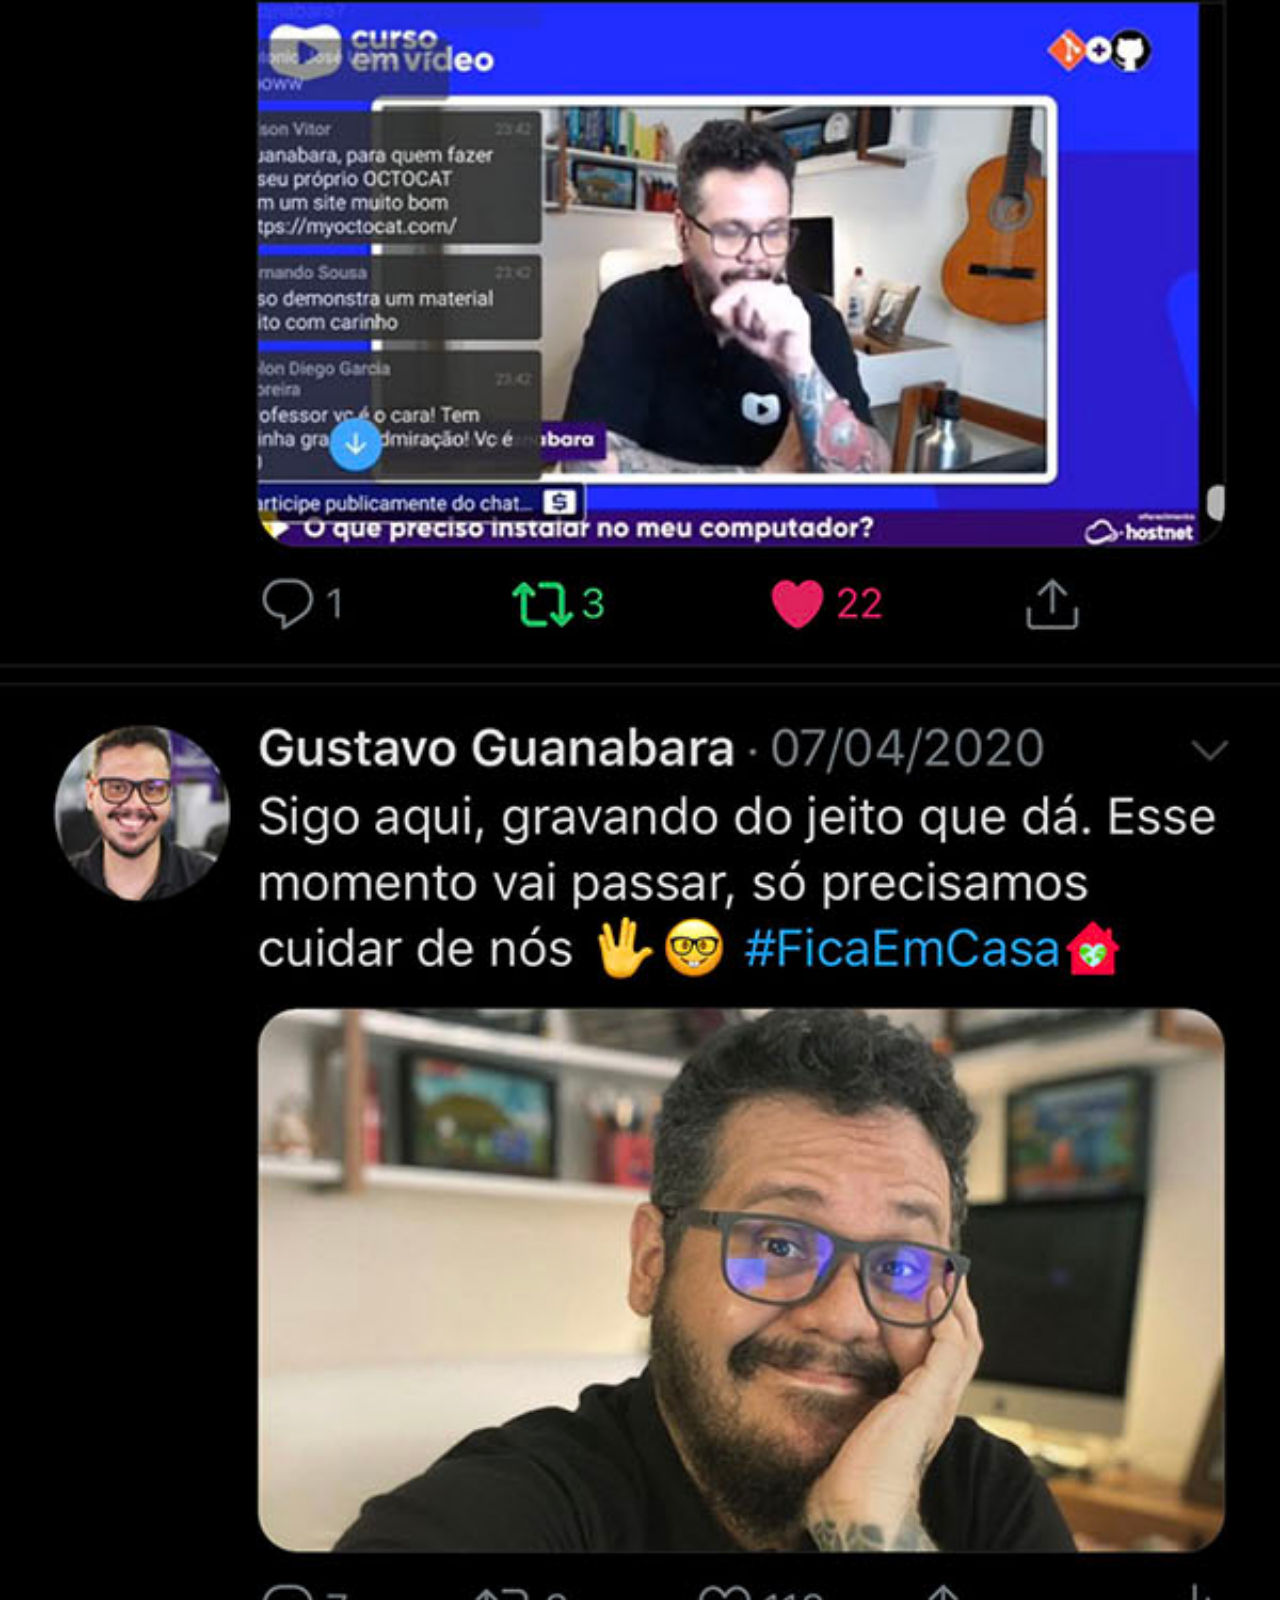
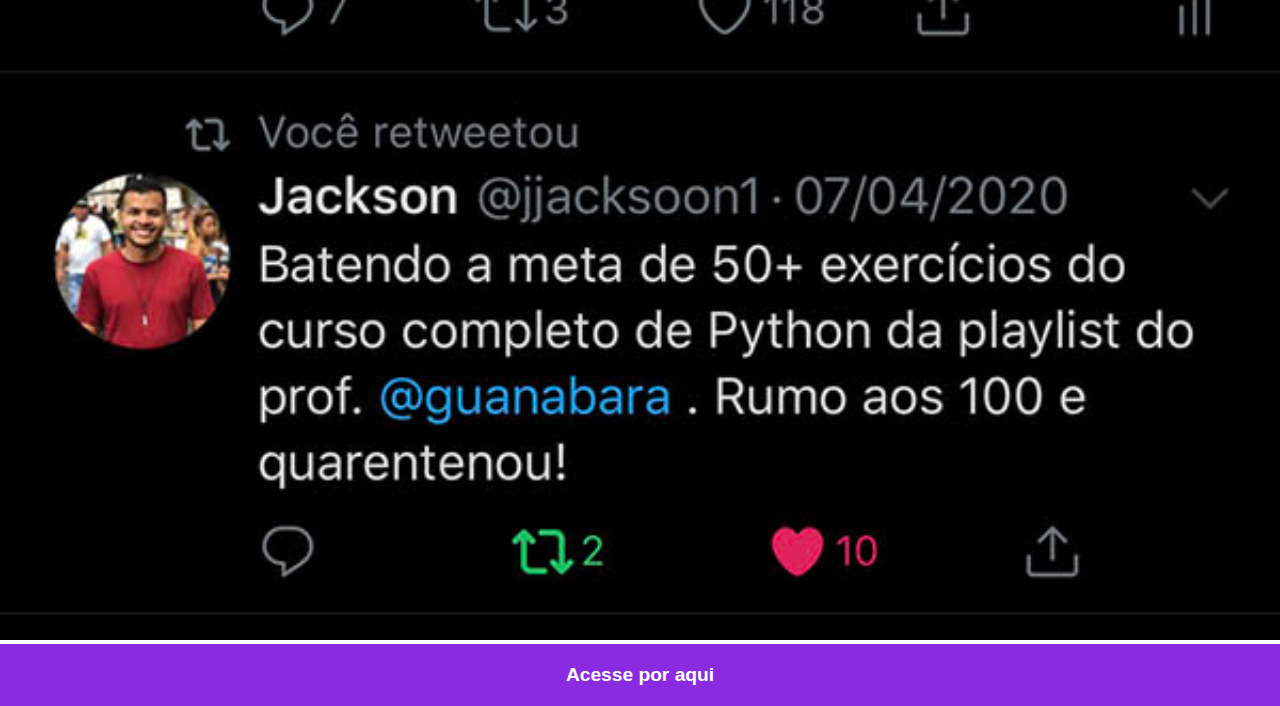
<file: twitter.html>
<!DOCTYPE html>
<html lang="pt-br">
<head>
    <meta charset="UTF-8">
    <meta name="viewport" content="width=device-width, initial-scale=1.0">
    <title>Twitter home</title>
    <link rel="stylesheet" href="estilos/home.css">
</head>
<body>
    <img src="imagens/tela-twitter.jpg" alt="">
    <a href="https://twitter.com/guanabara" target="_blank">Acesse por aqui</a>
</body>
</html>
</file>
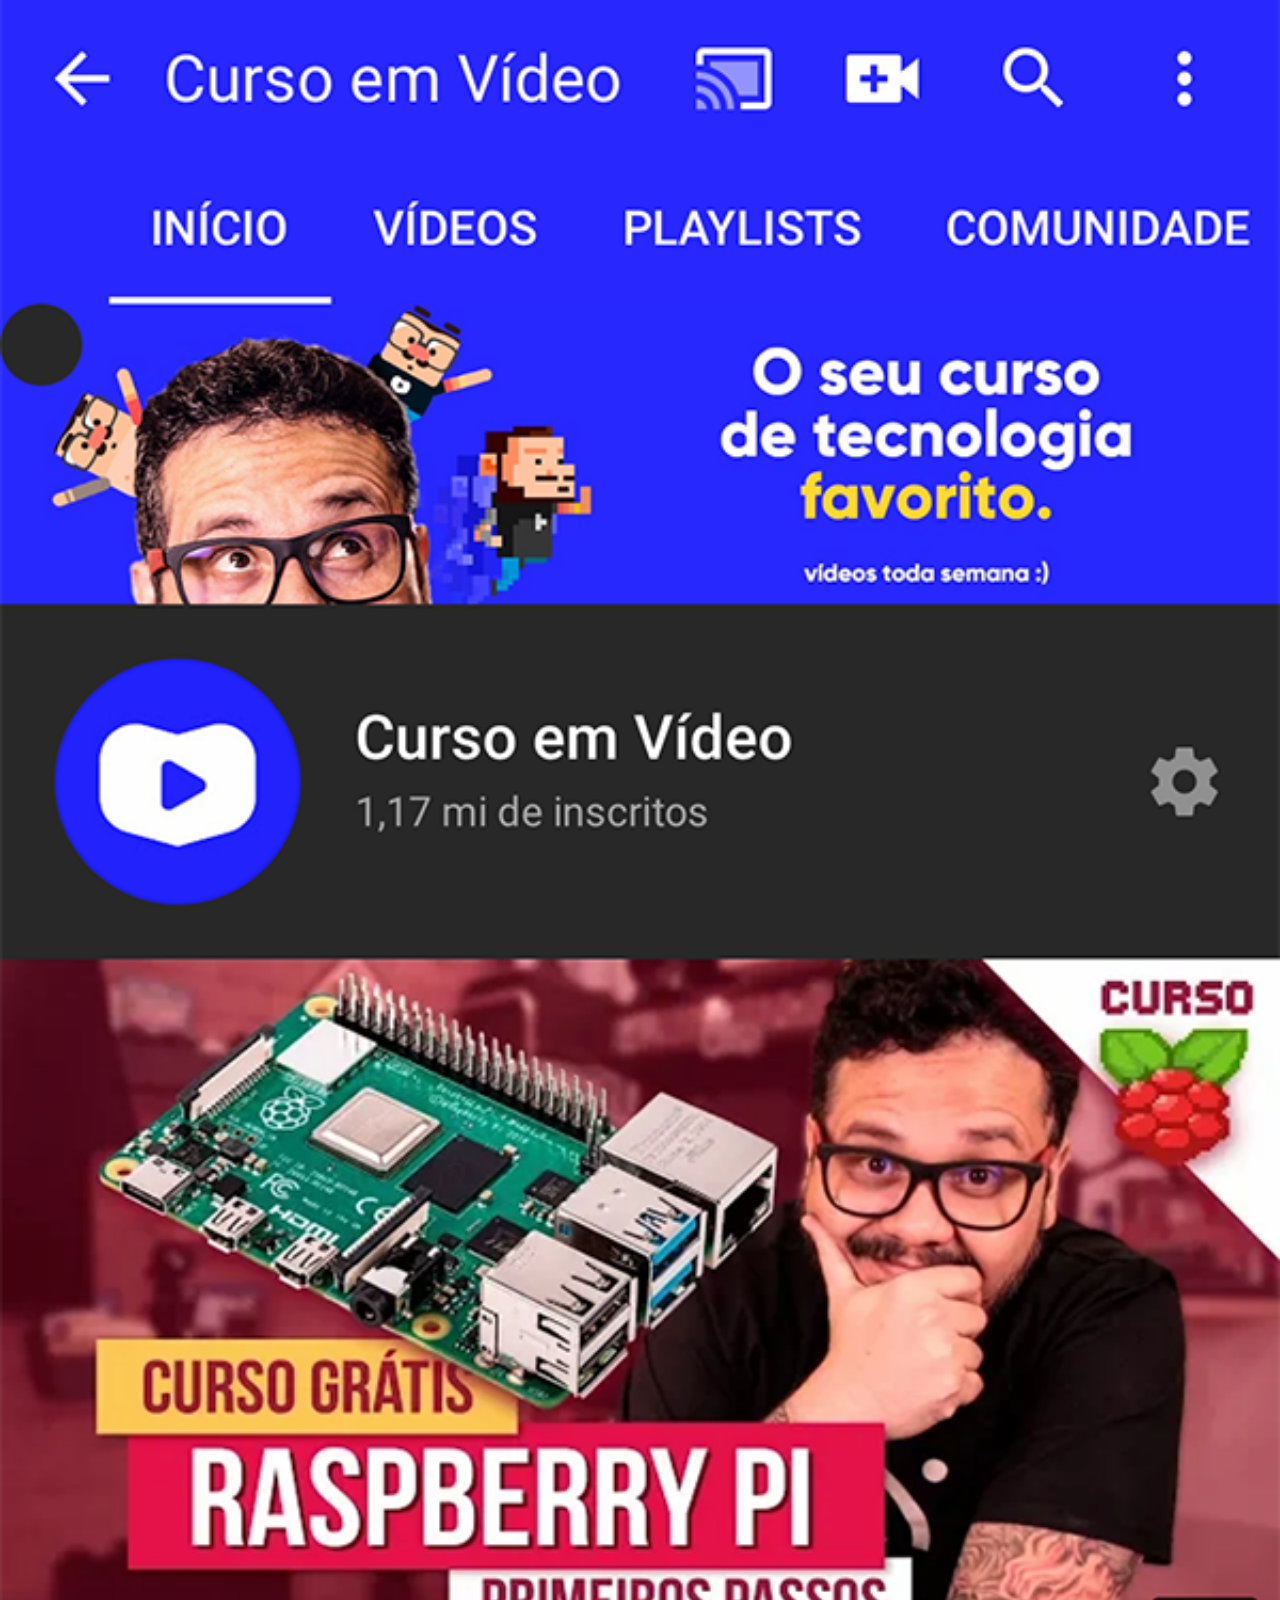
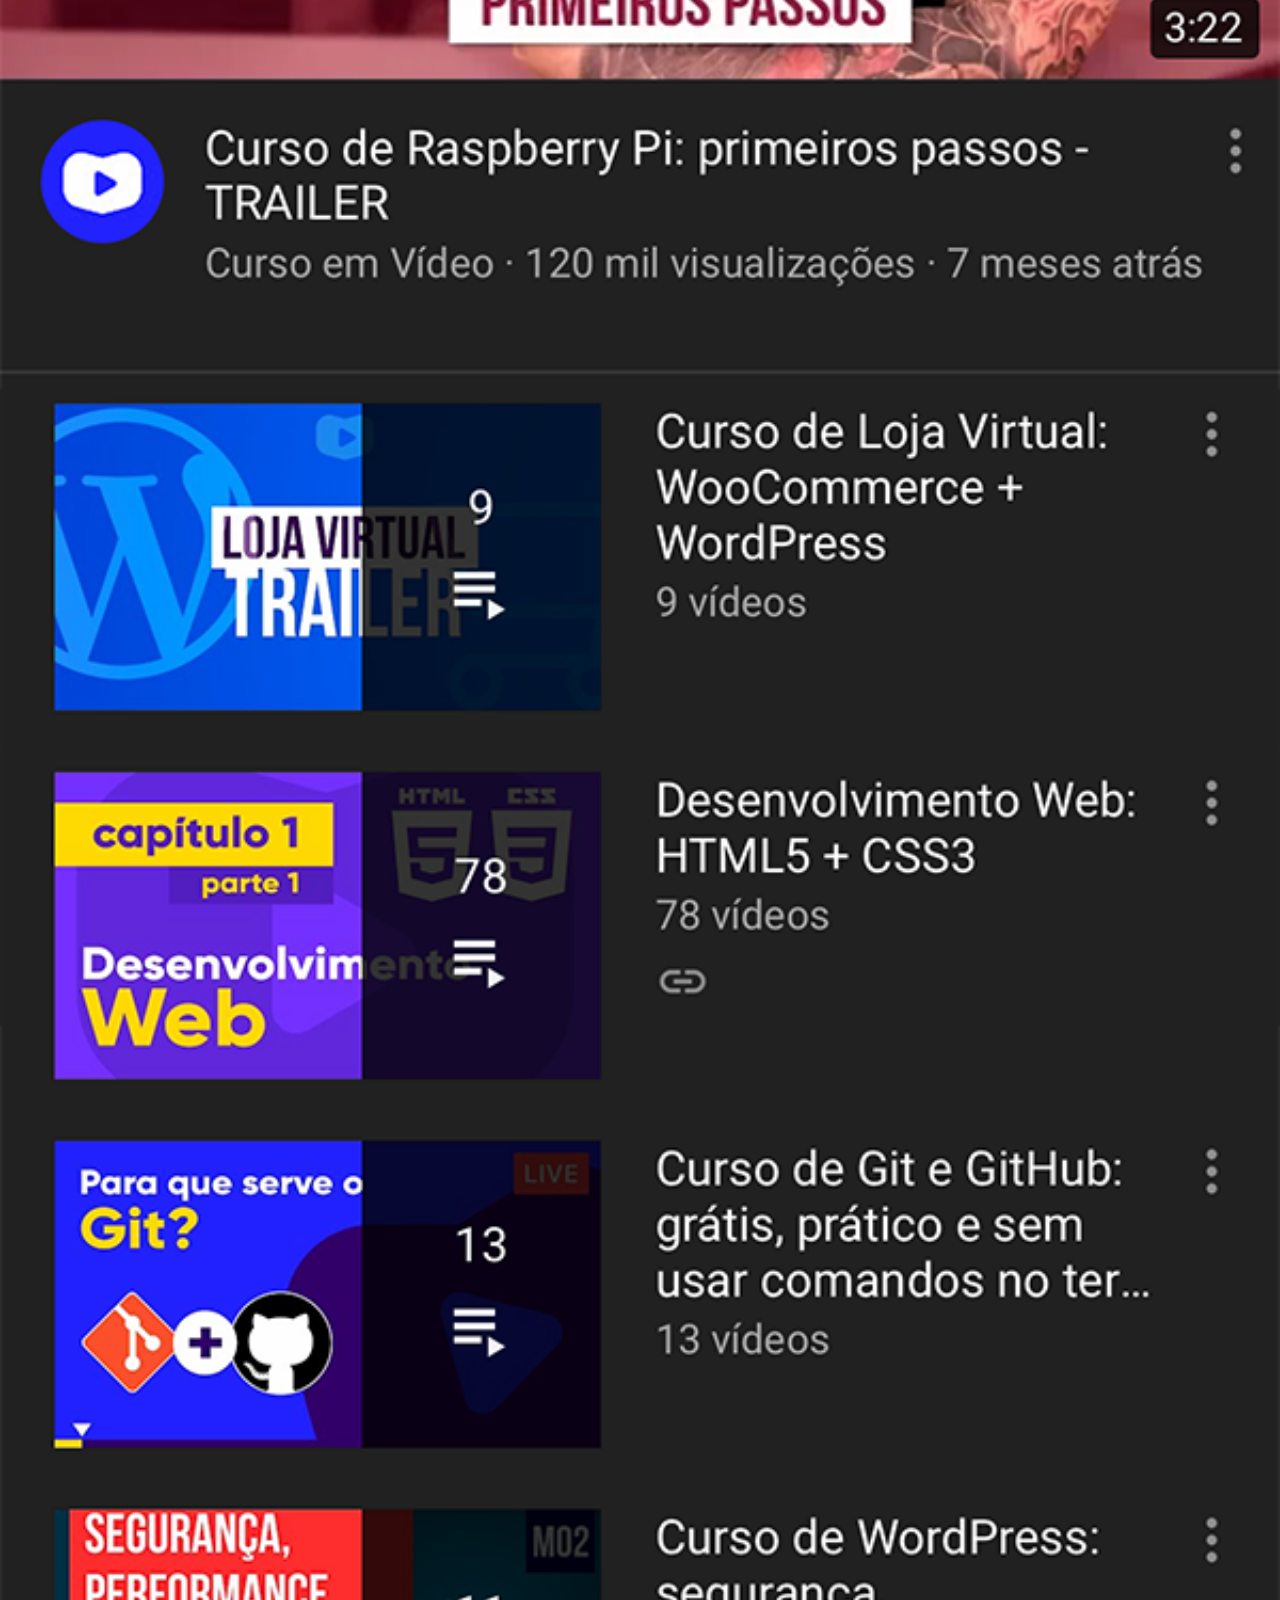
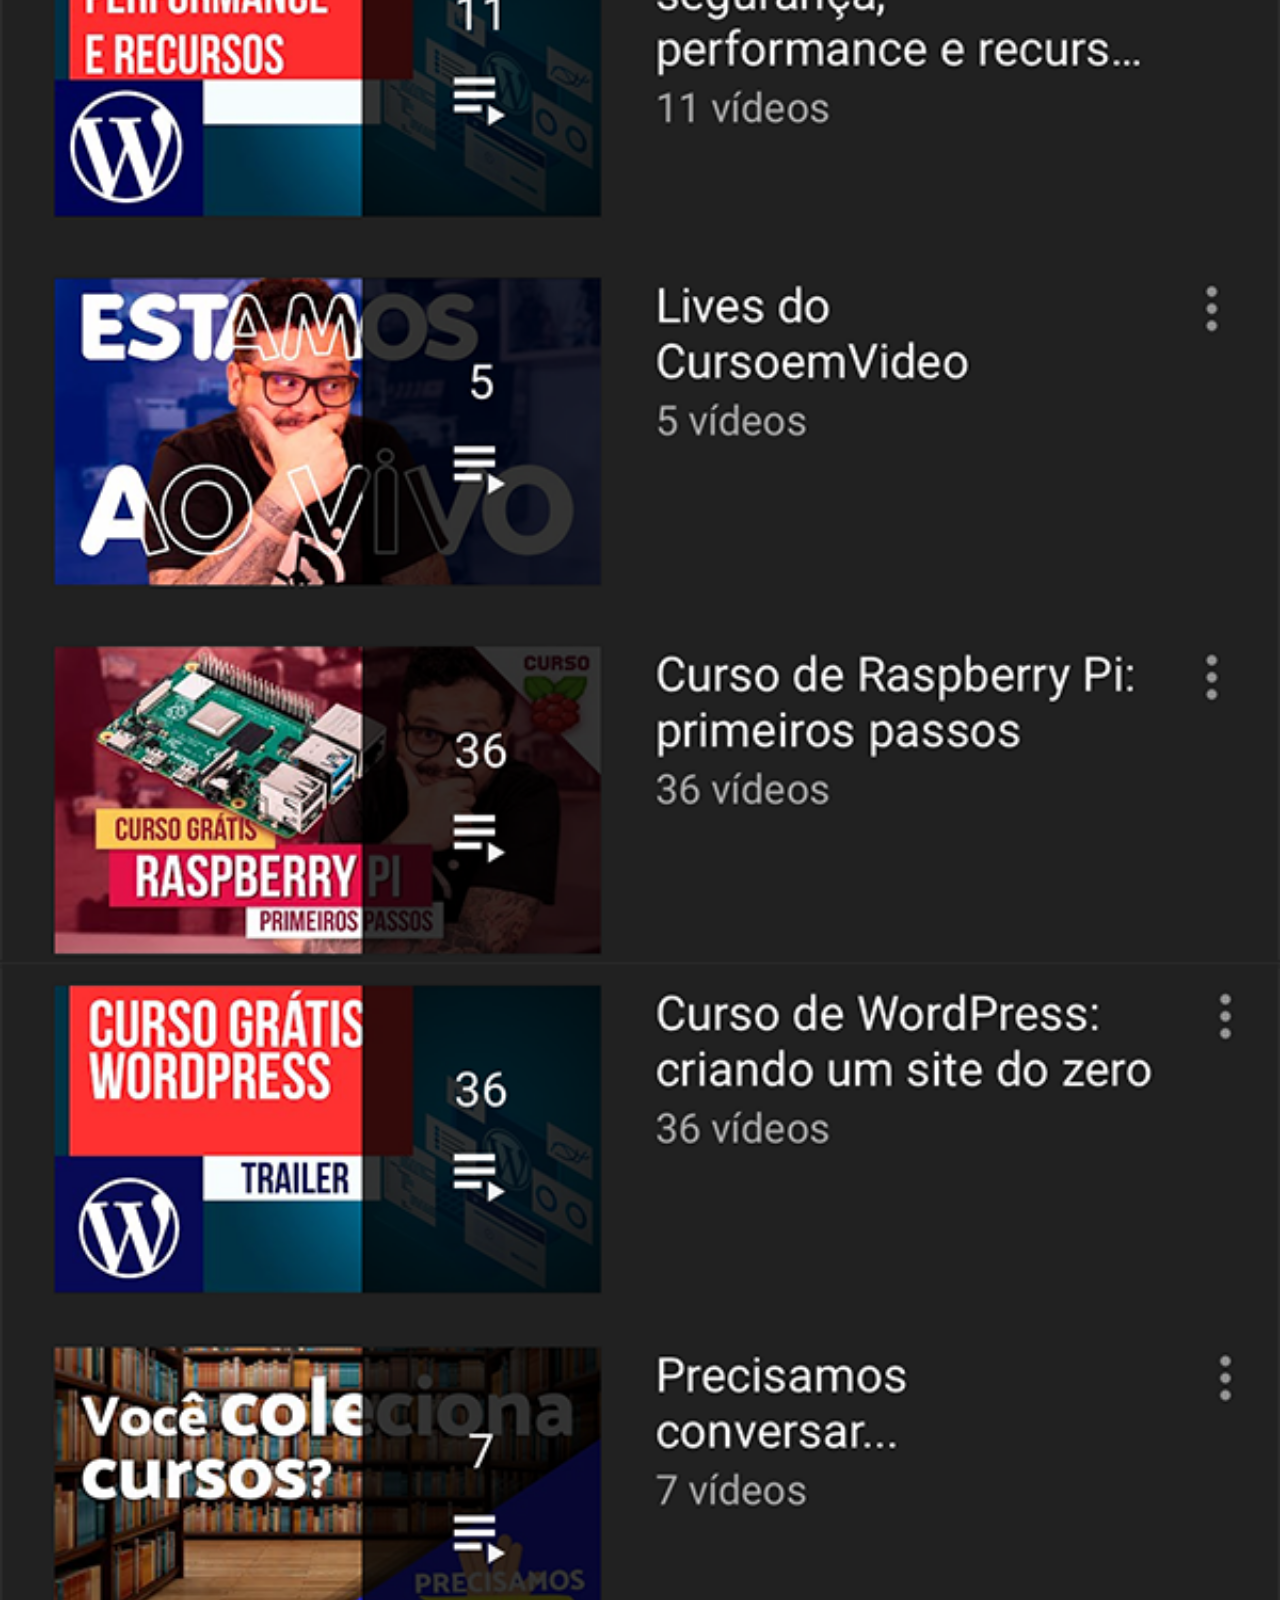
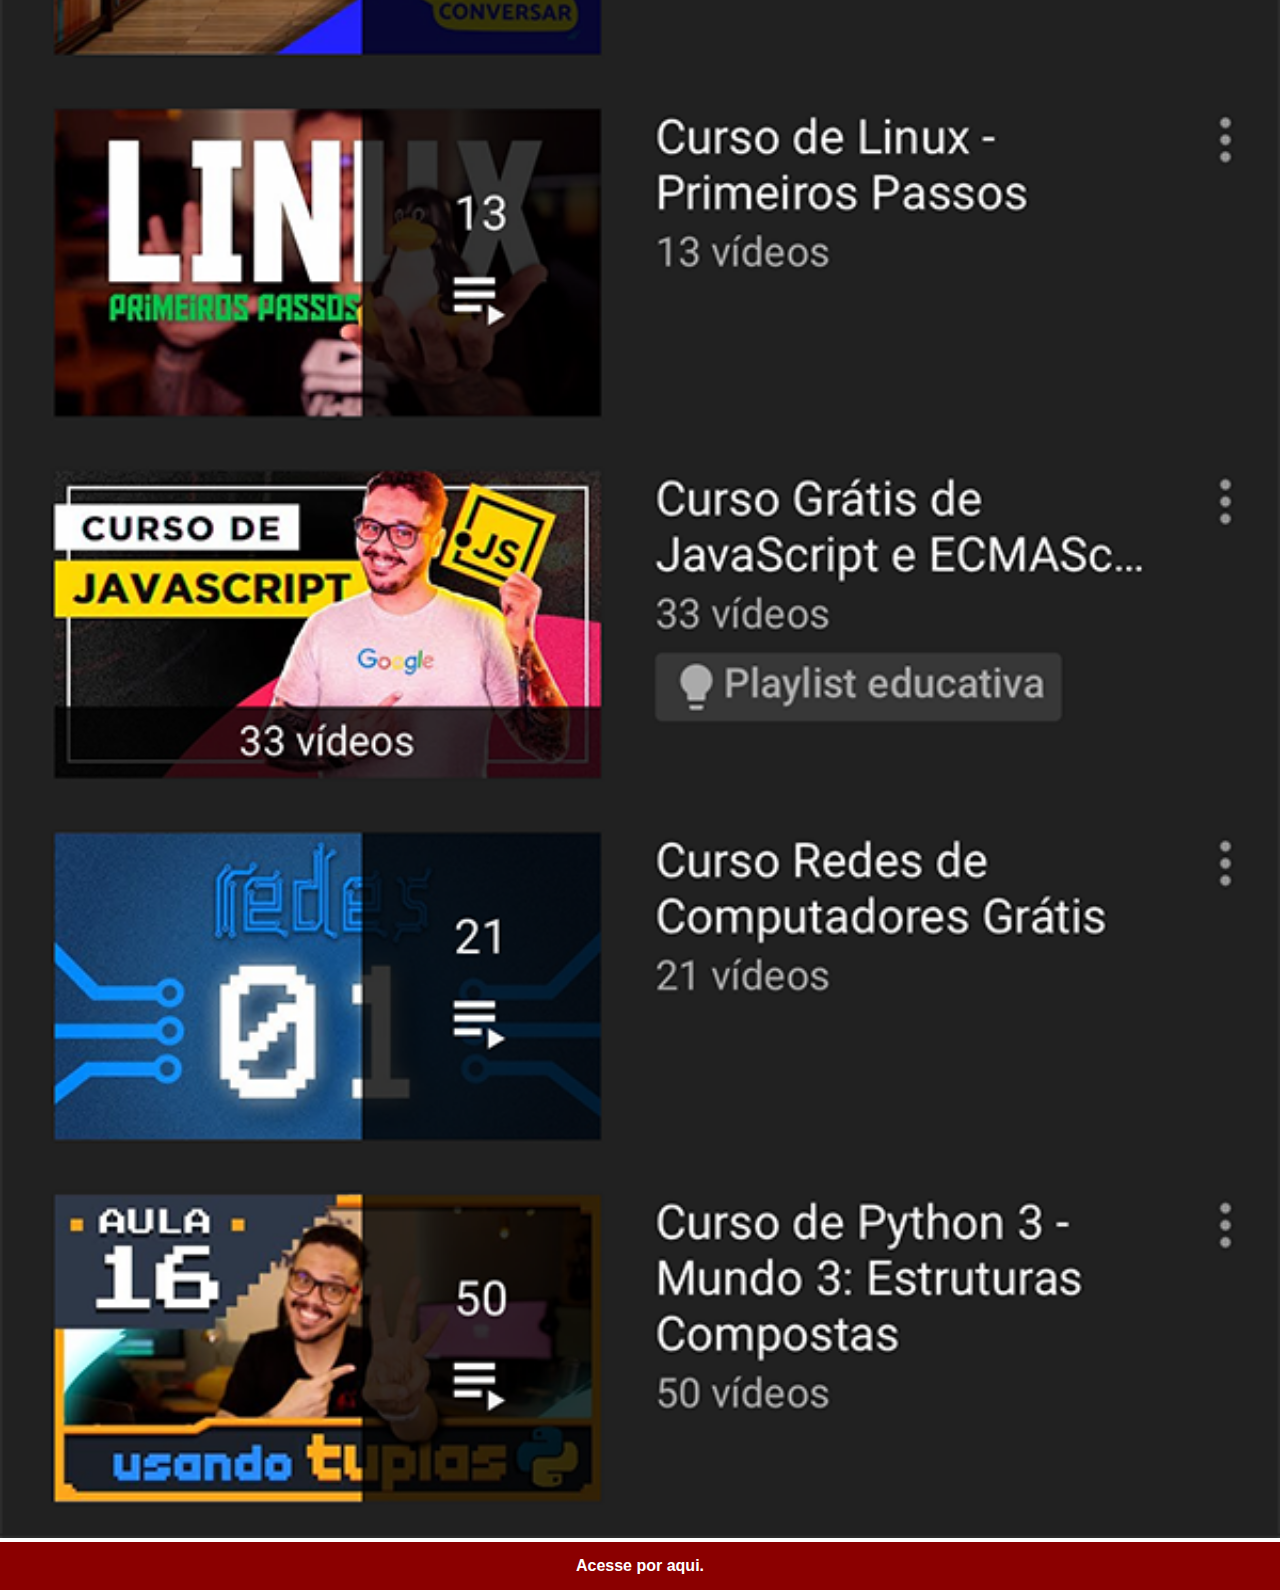
<file: youtube.html>
<!DOCTYPE html>
<html lang="pt-br">
<head>
    <meta charset="UTF-8">
    <meta name="viewport" content="width=device-width, initial-scale=1.0">
    <title>Youtube</title>
    <style>
        *{ 
        margin:0px;
        padding:0px;
    }
    ::-webkit-scrollbar{
        width: 0px;
        height: 0px;
    }
    img{
        width: 100vw;
        
    }
    a{
        display: block;
        background-color: darkred;
        text-align: center;
        font-weight: bolder;
        text-decoration: none;
        color: white;
        padding: 15px;
        font-family: Arial, Helvetica, sans-serif;
    }
    </style>
</head>
<body>
    <img src="imagens/tela-youtube.png" alt="">
    <a href="https://www.youtube.com/user/cursoemvideo/playlist" target="_blank">Acesse por aqui.</a>
</body>
</html>
</file>
<file: estilos/style.css>
@charset "UTF-8";

*{
    margin: 0px;
    padding: 0px;
}
html, body{
    height: 100vh;
    width: 96vw;
    
}
body{
    background: url('../imagens/fundo-madeira.jpg') no-repeat top center;
    background-size: cover;
    background-attachment: fixed;
    
}
main{
    height: 100vh;
    position: relative;
}
section#telefone{
    position: absolute;
    top: 50%;
    left: 50%;
    transform: translate(-50%, -50%);
    height: 627px;
    width: 311px;
    background: url('../imagens/frame-iphone.png') no-repeat;
    
}
section#redes-sociais img{
    width: 50px;
    border-radius: 50%;
    margin: 10px;
    box-shadow: 2px 2px 5px black;
    box-sizing: border-box;
}
section#redes-sociais img:hover{
    border: 2px solid rgba(255, 255, 255, 0.589);
    transform: translate(1px,1px);
}    

iframe#tela{
    
    position: relative;
    top:80px;
    left: 23px;
    width: 266px;
    height: 470px;
}
</file>
<file: estilos/home.css>
@charset "UTF-8";
*{
    margin: 0px;
    padding: 0px;
}
::-webkit-scrollbar{
    display: none;
}
img{
    width: 100vw;
}
a{
    display: block;
    background-color: blueviolet;
    padding: 20px;
    text-align: center;
    color: white;
    font-weight: bolder;
    text-decoration: none;
    font-family: Arial, Helvetica, sans-serif;
    font-size: 1.2em;
}
</file>
